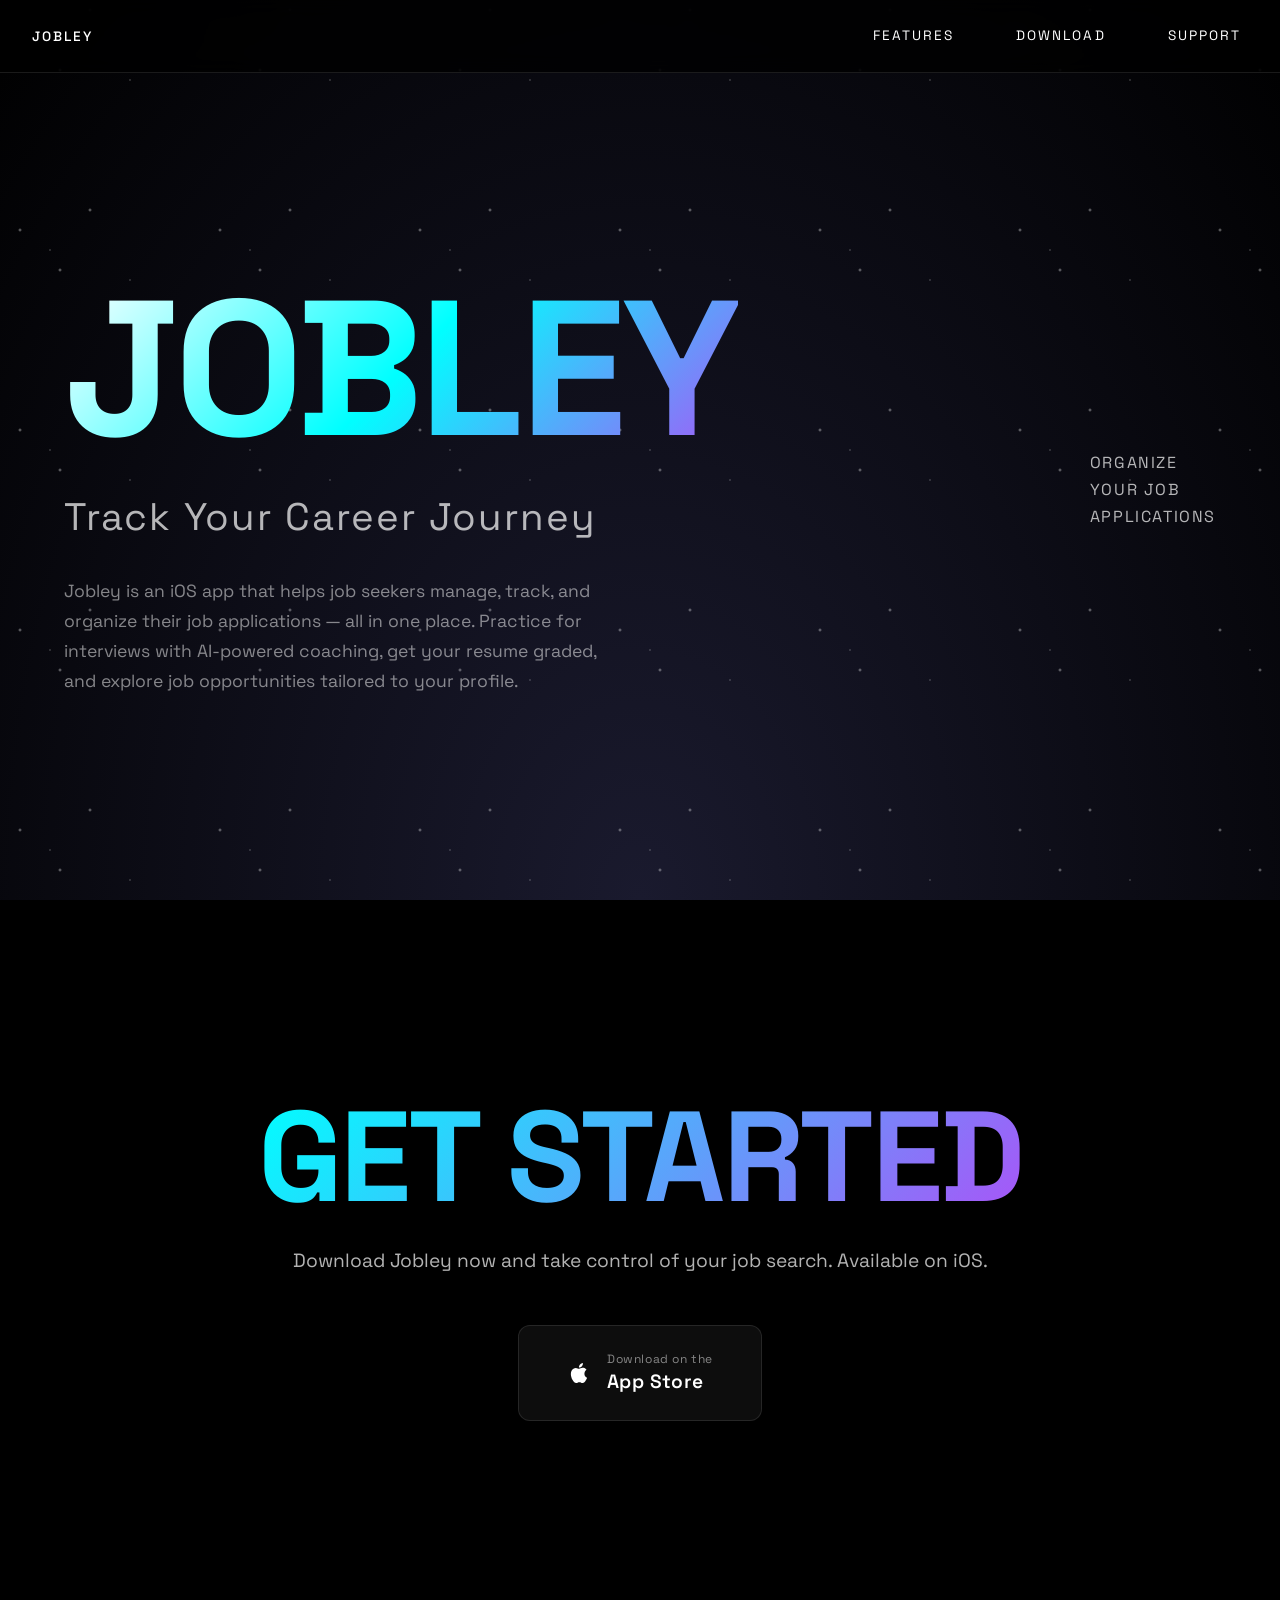
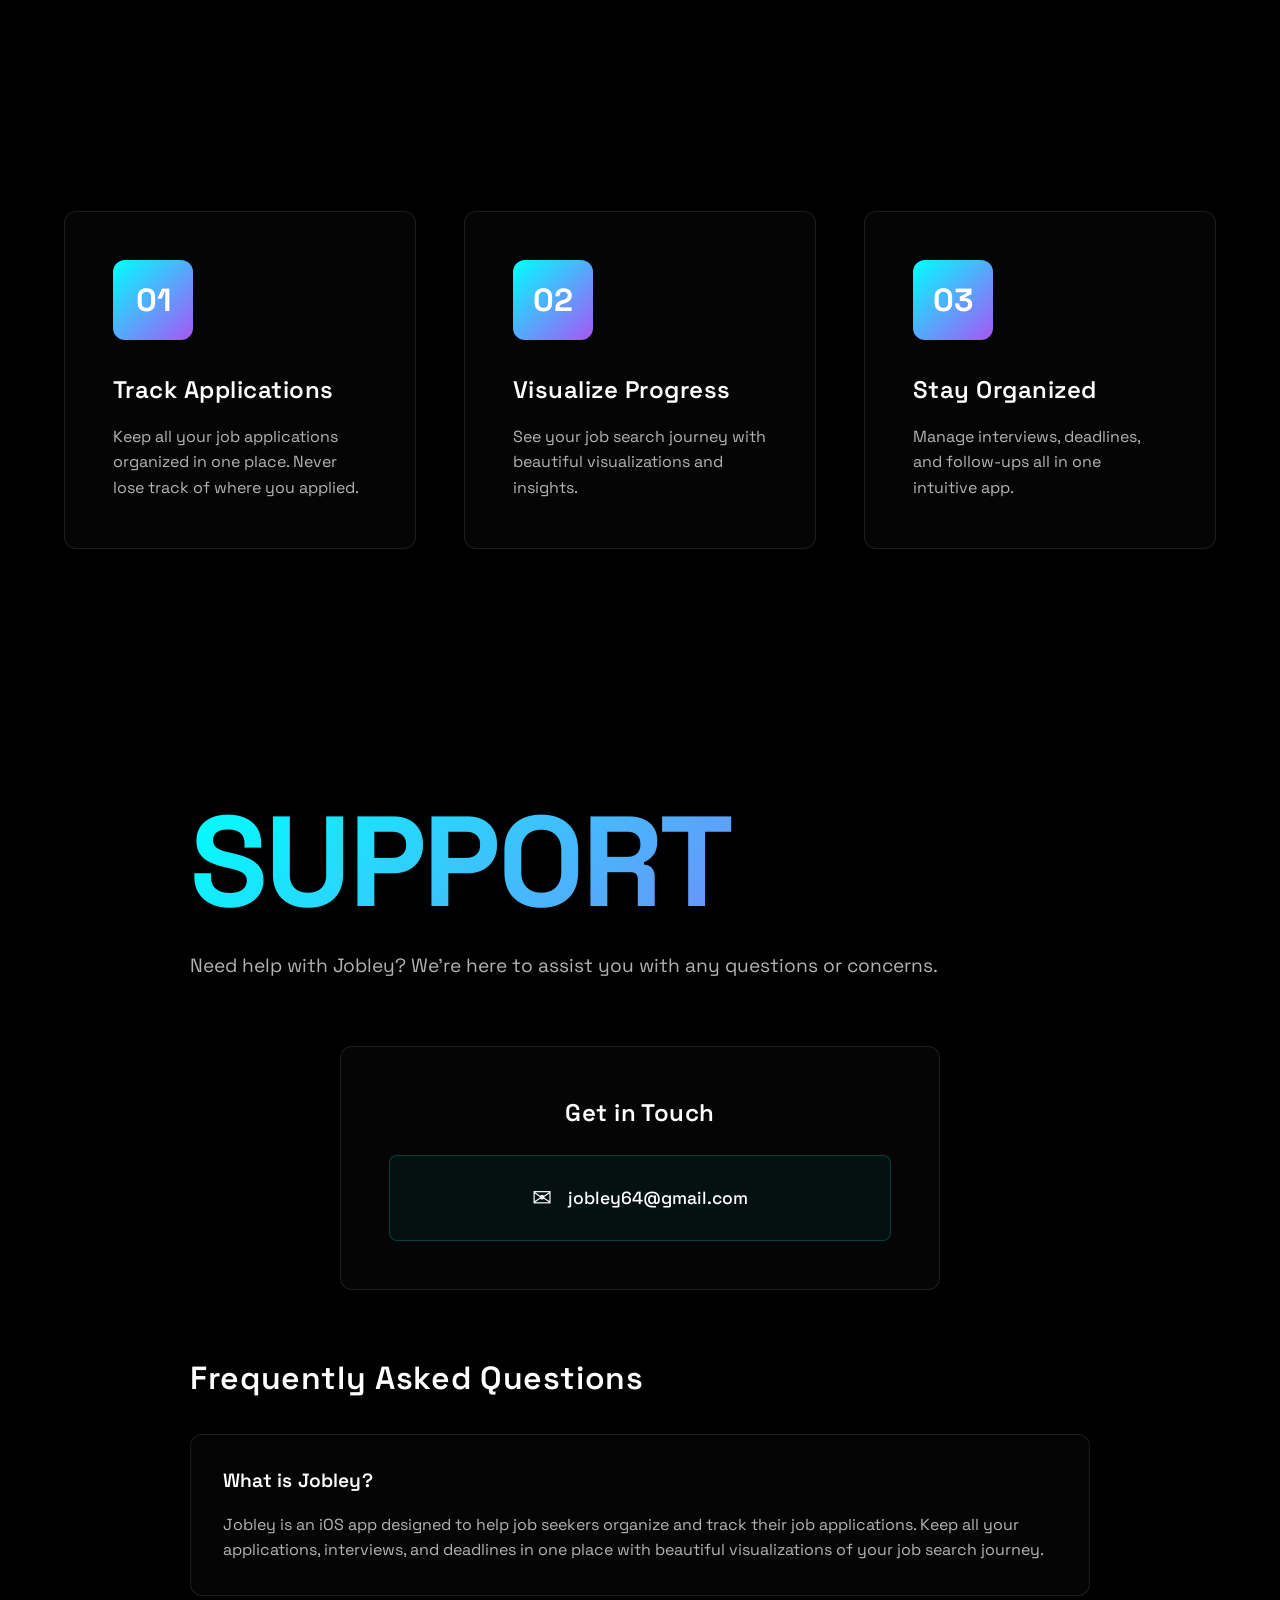
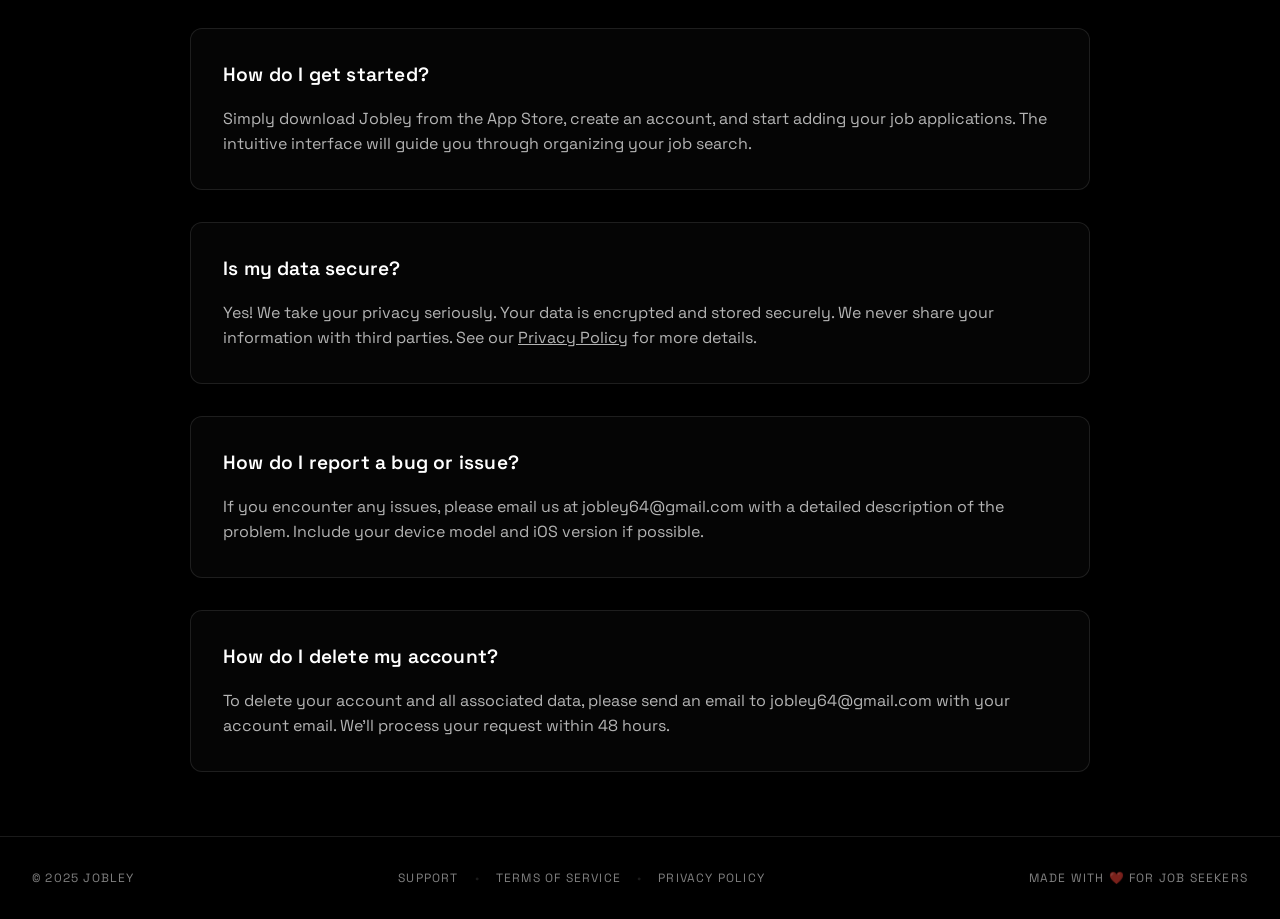
<file: index.html>
<!DOCTYPE html>
<html lang="en">

<head>
    <meta charset="UTF-8">
    <meta name="viewport" content="width=device-width, initial-scale=1.0">
    <meta name="description" content="Jobley - Your Job Application Tracker">
    <title>Jobley - Track Your Career Journey</title>
    <link rel="privacy-policy" href="https://jobley.ca/privacy.html">
    <link rel="stylesheet" href="styles.css">
    <link rel="preconnect" href="https://fonts.googleapis.com">
    <link rel="preconnect" href="https://fonts.gstatic.com" crossorigin>
    <link href="https://fonts.googleapis.com/css2?family=Space+Grotesk:wght@400;500;600;700&display=swap"
        rel="stylesheet">
</head>

<body>
    <!-- Shooting Stars Background -->
    <div class="stars-background">
        <div class="shooting-star"></div>
        <div class="shooting-star"></div>
        <div class="shooting-star"></div>
        <div class="shooting-star"></div>
        <div class="shooting-star"></div>
        <div class="shooting-star"></div>
        <div class="shooting-star"></div>
        <div class="shooting-star"></div>
    </div>

    <header class="header">
        <div class="header-left">
            <a href="#home" class="logo">JOBLEY</a>
        </div>
        <nav class="header-right">
            <a href="#features" class="nav-link">
                <span class="bracket left">[</span>
                <span class="nav-text">FEATURES</span>
                <span class="bracket right">]</span>
            </a>
            <a href="#download" class="nav-link">
                <span class="bracket left">[</span>
                <span class="nav-text">DOWNLOAD</span>
                <span class="bracket right">]</span>
            </a>
            <a href="#support" class="nav-link">
                <span class="bracket left">[</span>
                <span class="nav-text">SUPPORT</span>
                <span class="bracket right">]</span>
            </a>
        </nav>
    </header>

    <main class="main-content">
        <section class="hero" id="home">
            <div class="hero-left">
                <h1 class="hero-name">
                    <span class="name-line" id="hero-title">JOBLEY</span>
                </h1>
                <p class="hero-tagline">Track Your Career Journey</p>
                <p class="hero-description">Jobley is an iOS app that helps job seekers manage, track, and organize
                    their job applications — all in one place. Practice for interviews with AI-powered coaching, get
                    your resume graded, and explore job opportunities tailored to your profile.</p>
            </div>
            <div class="hero-right">
                <div class="hero-info">
                    <div class="info-block">
                        <span class="label">ORGANIZE</span>
                        <span class="label">YOUR JOB</span>
                        <span class="label">APPLICATIONS</span>
                    </div>
                </div>
            </div>
        </section>

        <section class="download-section" id="download">
            <div class="download-container">
                <h2 class="download-heading">GET STARTED</h2>
                <p class="download-description">
                    Download Jobley now and take control of your job search. Available on iOS.
                </p>
                <div class="download-buttons">
                    <a href="https://apps.apple.com/app/jobley/id6757664853" target="_blank" rel="noopener noreferrer"
                        class="download-btn app-store">
                        <span class="btn-icon">
                            <svg width="24" height="24" viewBox="0 0 24 24" fill="none"
                                xmlns="http://www.w3.org/2000/svg">
                                <path
                                    d="M18.71 19.5C17.88 20.74 17 21.95 15.66 21.97C14.32 22 13.89 21.18 12.37 21.18C10.84 21.18 10.37 21.95 9.09997 22C7.78997 22.05 6.79997 20.68 5.95997 19.47C4.24997 17 2.93997 12.45 4.69997 9.39C5.56997 7.87 7.12997 6.91 8.81997 6.88C10.1 6.86 11.32 7.75 12.11 7.75C12.89 7.75 14.37 6.68 15.92 6.84C16.57 6.87 18.39 7.1 19.56 8.82C19.47 8.88 17.39 10.1 17.41 12.63C17.44 15.65 20.06 16.66 20.09 16.67C20.06 16.74 19.67 18.11 18.71 19.5ZM13 3.5C13.73 2.67 14.94 2.04 15.94 2C16.07 3.17 15.6 4.35 14.9 5.19C14.21 6.04 13.07 6.7 11.95 6.61C11.8 5.46 12.36 4.26 13 3.5Z"
                                    fill="currentColor" />
                            </svg>
                        </span>
                        <div class="btn-text">
                            <span class="btn-label">Download on the</span>
                            <span class="btn-title">App Store</span>
                        </div>
                    </a>
                </div>
            </div>
        </section>

        <section class="features-section" id="features">
            <div class="features-container">
                <div class="feature-card">
                    <div class="feature-icon">
                        <div class="icon-placeholder">01</div>
                    </div>
                    <h3 class="feature-title">Track Applications</h3>
                    <p class="feature-description">Keep all your job applications organized in one place. Never lose
                        track of where you applied.</p>
                </div>
                <div class="feature-card">
                    <div class="feature-icon">
                        <div class="icon-placeholder">02</div>
                    </div>
                    <h3 class="feature-title">Visualize Progress</h3>
                    <p class="feature-description">See your job search journey with beautiful visualizations and
                        insights.</p>
                </div>
                <div class="feature-card">
                    <div class="feature-icon">
                        <div class="icon-placeholder">03</div>
                    </div>
                    <h3 class="feature-title">Stay Organized</h3>
                    <p class="feature-description">Manage interviews, deadlines, and follow-ups all in one intuitive
                        app.</p>
                </div>
            </div>
        </section>

        <section class="support-section" id="support">
            <div class="support-container">
                <h2 class="support-heading">SUPPORT</h2>
                <p class="support-description">
                    Need help with Jobley? We're here to assist you with any questions or concerns.
                </p>

                <div class="contact-info">
                    <h3 class="contact-heading">Get in Touch</h3>
                    <a href="mailto:jobley64@gmail.com" class="contact-email">
                        <span class="email-icon">✉</span>
                        <span class="email-text">jobley64@gmail.com</span>
                    </a>
                </div>

                <div class="faq-section">
                    <h3 class="faq-heading">Frequently Asked Questions</h3>
                    <div class="faq-list">
                        <div class="faq-item">
                            <h4 class="faq-question">What is Jobley?</h4>
                            <p class="faq-answer">Jobley is an iOS app designed to help job seekers organize and track
                                their job applications. Keep all your applications, interviews, and deadlines in one
                                place with beautiful visualizations of your job search journey.</p>
                        </div>
                        <div class="faq-item">
                            <h4 class="faq-question">How do I get started?</h4>
                            <p class="faq-answer">Simply download Jobley from the App Store, create an account, and
                                start adding your job applications. The intuitive interface will guide you through
                                organizing your job search.</p>
                        </div>
                        <div class="faq-item">
                            <h4 class="faq-question">Is my data secure?</h4>
                            <p class="faq-answer">Yes! We take your privacy seriously. Your data is encrypted and stored
                                securely. We never share your information with third parties. See our <a
                                    href="privacy.html" style="color: inherit; text-decoration: underline;">Privacy
                                    Policy</a> for
                                more details.</p>
                        </div>
                        <div class="faq-item">
                            <h4 class="faq-question">How do I report a bug or issue?</h4>
                            <p class="faq-answer">If you encounter any issues, please email us at jobley64@gmail.com
                                with
                                a detailed description of the problem. Include your device model and iOS version if
                                possible.</p>
                        </div>
                        <div class="faq-item">
                            <h4 class="faq-question">How do I delete my account?</h4>
                            <p class="faq-answer">To delete your account and all associated data, please send an email
                                to jobley64@gmail.com with your account email. We'll process your request within 48
                                hours.</p>
                        </div>
                    </div>
                </div>
            </div>
        </section>
    </main>

    <footer class="footer">
        <div class="footer-left">
            <span>© 2025 JOBLEY</span>
        </div>
        <div class="footer-center">
            <a href="#support" class="footer-link">SUPPORT</a>
            <span class="footer-separator">•</span>
            <a href="terms.html" class="footer-link">TERMS OF SERVICE</a>
            <span class="footer-separator">•</span>
            <a href="privacy.html" class="footer-link">PRIVACY POLICY</a>
        </div>
        <div class="footer-right">
            <span>MADE WITH ❤️ FOR JOB SEEKERS</span>
        </div>
    </footer>

    <script src="script.js"></script>
</body>

</html>
</file>
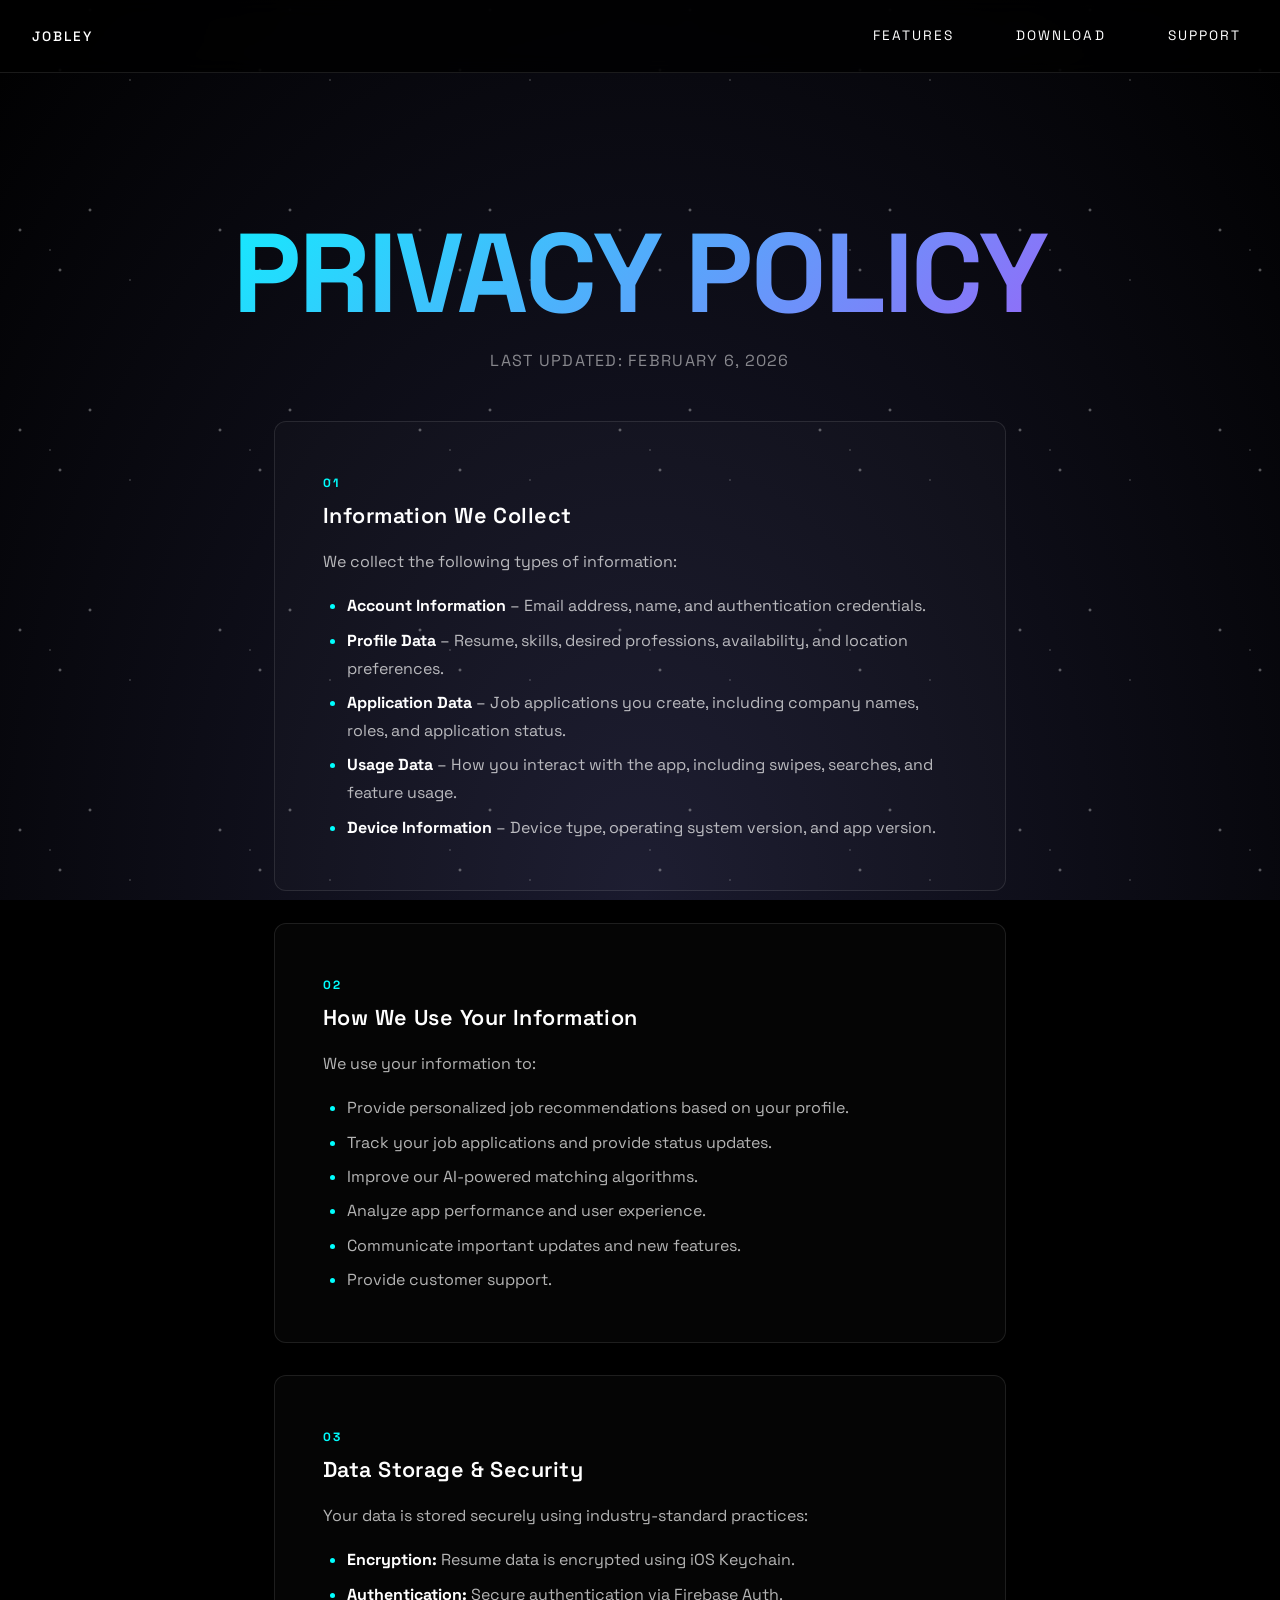
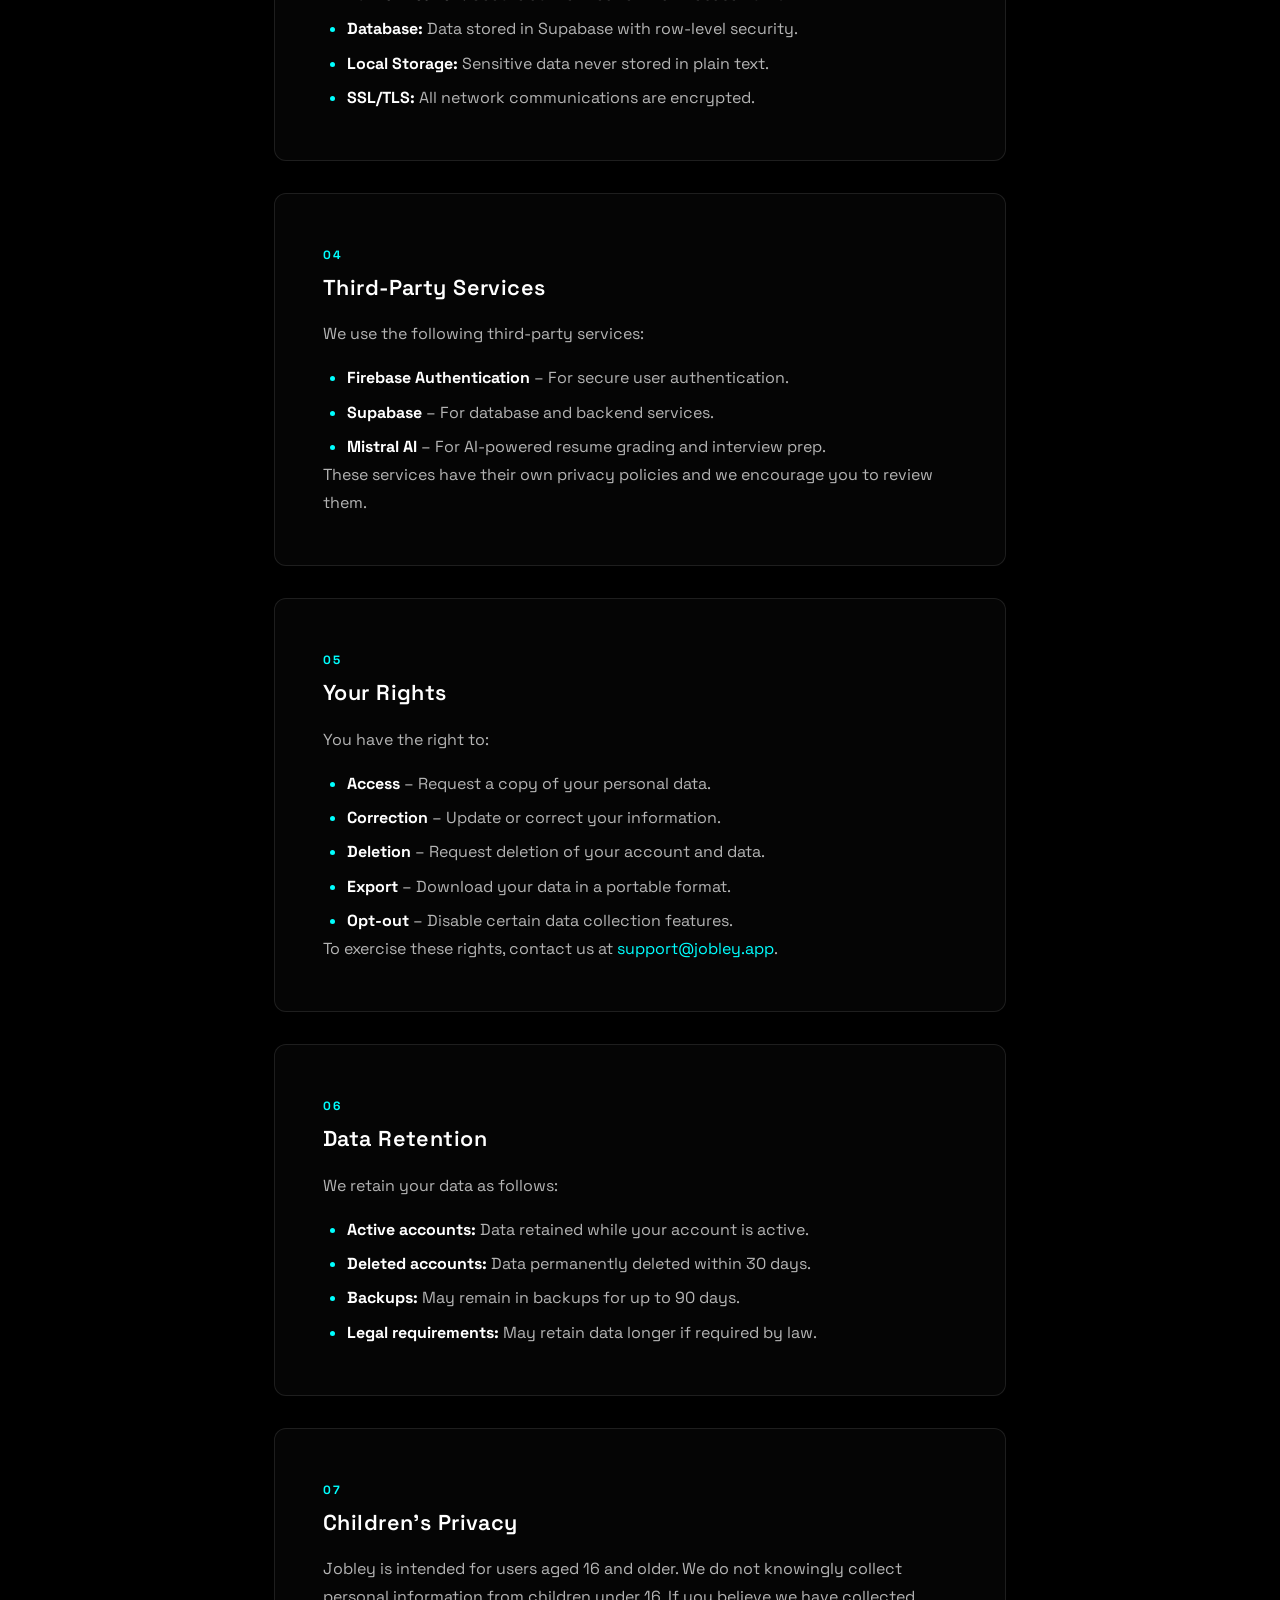
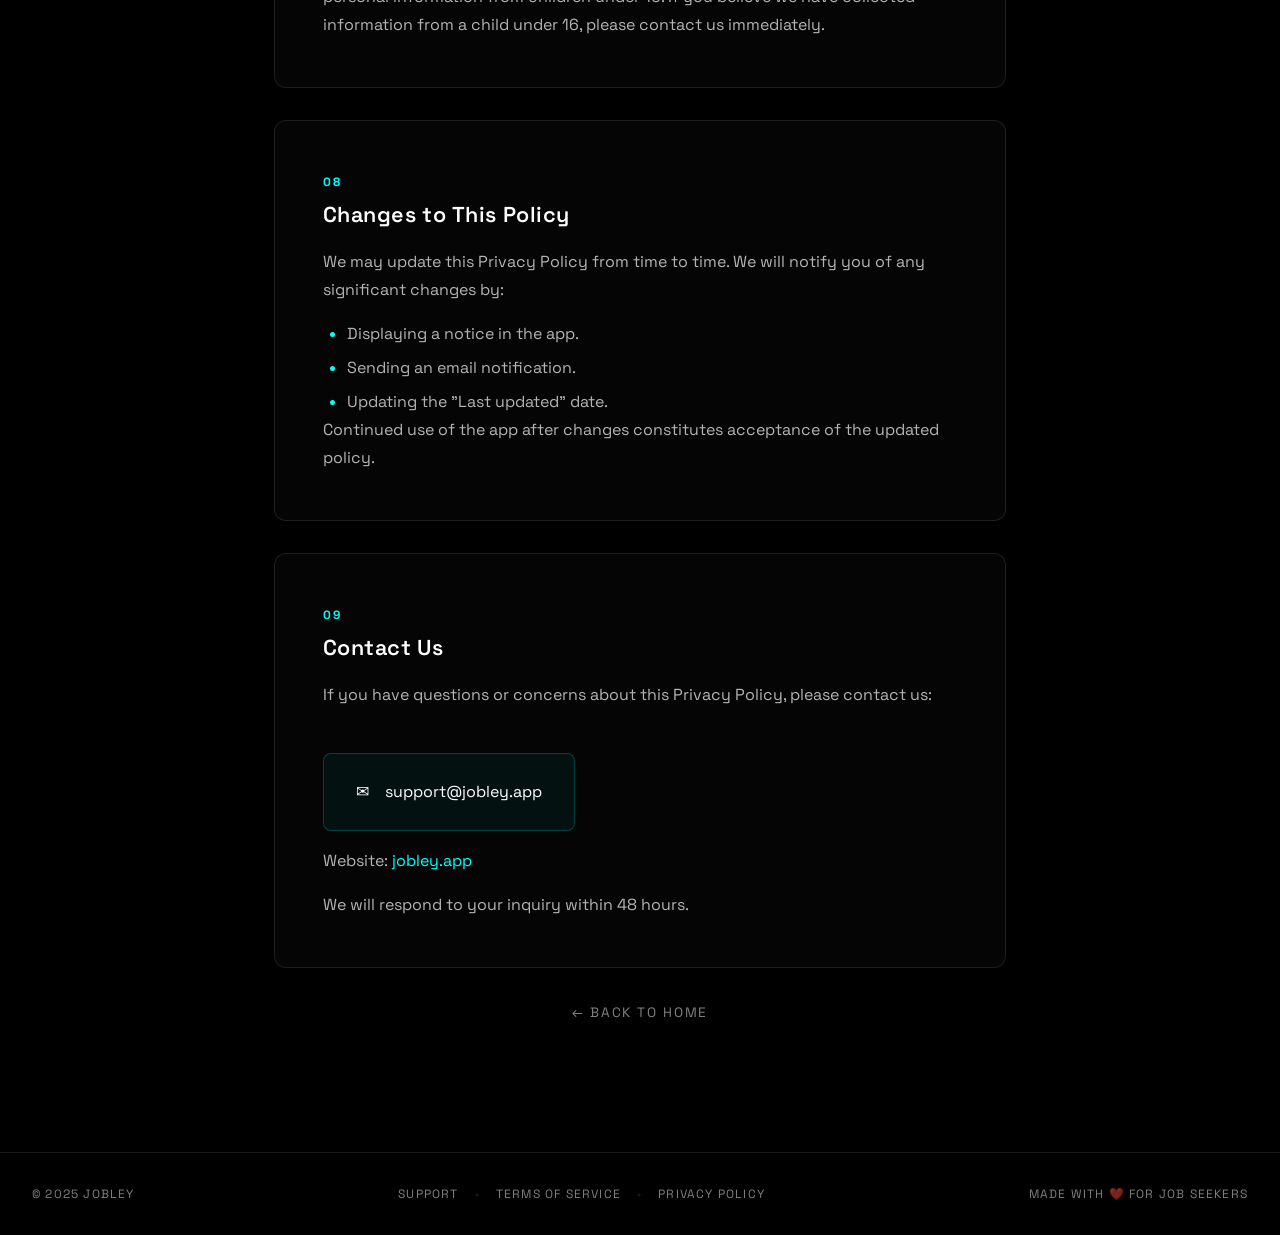
<file: privacy.html>
<!DOCTYPE html>
<html lang="en">

<head>
    <meta charset="UTF-8">
    <meta name="viewport" content="width=device-width, initial-scale=1.0">
    <meta name="description" content="Jobley Privacy Policy">
    <title>Privacy Policy – Jobley</title>
    <link rel="stylesheet" href="styles.css">
    <link rel="preconnect" href="https://fonts.googleapis.com">
    <link rel="preconnect" href="https://fonts.gstatic.com" crossorigin>
    <link href="https://fonts.googleapis.com/css2?family=Space+Grotesk:wght@400;500;600;700&display=swap"
        rel="stylesheet">
    <style>
        /* ========================================
           Privacy Page – Scoped Styles (mirrors terms.html)
        ======================================== */
        .terms-hero {
            padding: calc(80px + var(--spacing-2xl)) var(--spacing-2xl) var(--spacing-xl);
            text-align: center;
        }

        .terms-hero-heading {
            font-size: clamp(3rem, 10vw, 7rem);
            font-weight: 700;
            line-height: 0.9;
            letter-spacing: -0.02em;
            background: linear-gradient(135deg, var(--accent-cyan) 0%, var(--accent-purple) 100%);
            -webkit-background-clip: text;
            -webkit-text-fill-color: transparent;
            background-clip: text;
            margin-bottom: var(--spacing-md);
        }

        .terms-hero-sub {
            font-size: 1rem;
            color: var(--text-muted);
            letter-spacing: 0.08em;
        }

        .terms-content {
            max-width: 860px;
            margin: 0 auto;
            padding: 0 var(--spacing-2xl) var(--spacing-2xl);
            position: relative;
            z-index: 1;
        }

        .terms-section {
            padding: var(--spacing-xl);
            background: rgba(255, 255, 255, 0.02);
            border: 1px solid var(--border-color);
            border-radius: 12px;
            margin-bottom: var(--spacing-lg);
            transition: border-color var(--transition-base), background var(--transition-base);
        }

        .terms-section:hover {
            background: rgba(255, 255, 255, 0.04);
            border-color: rgba(0, 255, 255, 0.25);
        }

        .terms-section-number {
            display: inline-block;
            font-size: 0.75rem;
            font-weight: 700;
            letter-spacing: 0.15em;
            color: var(--accent-cyan);
            margin-bottom: var(--spacing-xs);
        }

        .terms-section-title {
            font-size: 1.35rem;
            font-weight: 600;
            letter-spacing: 0.02em;
            margin-bottom: var(--spacing-sm);
            color: var(--text-primary);
        }

        .terms-section-body {
            color: var(--text-secondary);
            line-height: 1.75;
            font-size: 1rem;
        }

        .terms-section-body p+p {
            margin-top: var(--spacing-sm);
        }

        .terms-section-body ul {
            margin-top: var(--spacing-sm);
            padding-left: 1.5rem;
            display: flex;
            flex-direction: column;
            gap: 0.4rem;
        }

        .terms-section-body li::marker {
            color: var(--accent-cyan);
        }

        .terms-contact {
            display: inline-flex;
            align-items: center;
            gap: var(--spacing-sm);
            padding: var(--spacing-md) var(--spacing-lg);
            background: rgba(0, 255, 255, 0.05);
            border: 1px solid rgba(0, 255, 255, 0.2);
            border-radius: 8px;
            margin-top: var(--spacing-sm);
            color: var(--text-primary);
            font-size: 1rem;
            transition: all var(--transition-base);
        }

        .terms-contact:hover {
            background: rgba(0, 255, 255, 0.1);
            border-color: var(--accent-cyan);
            transform: translateY(-2px);
            box-shadow: 0 10px 30px rgba(0, 255, 255, 0.2);
        }

        .back-link-wrapper {
            text-align: center;
            margin-bottom: var(--spacing-2xl);
        }

        .back-link {
            display: inline-flex;
            align-items: center;
            gap: 0.5rem;
            font-size: 0.85rem;
            letter-spacing: 0.12em;
            color: var(--text-muted);
            transition: color var(--transition-base);
        }

        .back-link:hover {
            color: var(--accent-cyan);
        }

        @media (max-width: 768px) {
            .terms-hero {
                padding: calc(80px + var(--spacing-xl)) var(--spacing-md) var(--spacing-lg);
            }

            .terms-content {
                padding: 0 var(--spacing-md) var(--spacing-2xl);
            }

            .terms-section {
                padding: var(--spacing-md);
            }

            .terms-hero-heading {
                font-size: clamp(2.5rem, 10vw, 4rem);
            }
        }
    </style>
</head>

<body>
    <!-- Shooting Stars Background -->
    <div class="stars-background">
        <div class="shooting-star"></div>
        <div class="shooting-star"></div>
        <div class="shooting-star"></div>
        <div class="shooting-star"></div>
        <div class="shooting-star"></div>
        <div class="shooting-star"></div>
        <div class="shooting-star"></div>
        <div class="shooting-star"></div>
    </div>

    <header class="header">
        <div class="header-left">
            <a href="index.html" class="logo">JOBLEY</a>
        </div>
        <nav class="header-right">
            <a href="index.html#features" class="nav-link">
                <span class="bracket left">[</span>
                <span class="nav-text">FEATURES</span>
                <span class="bracket right">]</span>
            </a>
            <a href="index.html#download" class="nav-link">
                <span class="bracket left">[</span>
                <span class="nav-text">DOWNLOAD</span>
                <span class="bracket right">]</span>
            </a>
            <a href="index.html#support" class="nav-link">
                <span class="bracket left">[</span>
                <span class="nav-text">SUPPORT</span>
                <span class="bracket right">]</span>
            </a>
        </nav>
    </header>

    <main class="main-content">
        <!-- Hero -->
        <div class="terms-hero">
            <h1 class="terms-hero-heading">PRIVACY POLICY</h1>
            <p class="terms-hero-sub">LAST UPDATED: FEBRUARY 6, 2026</p>
        </div>

        <!-- Content -->
        <div class="terms-content">

            <div class="terms-section">
                <span class="terms-section-number">01</span>
                <h2 class="terms-section-title">Information We Collect</h2>
                <div class="terms-section-body">
                    <p>We collect the following types of information:</p>
                    <ul>
                        <li><strong style="color: var(--text-primary);">Account Information</strong> – Email address,
                            name, and authentication credentials.</li>
                        <li><strong style="color: var(--text-primary);">Profile Data</strong> – Resume, skills, desired
                            professions, availability, and location preferences.</li>
                        <li><strong style="color: var(--text-primary);">Application Data</strong> – Job applications you
                            create, including company names, roles, and application status.</li>
                        <li><strong style="color: var(--text-primary);">Usage Data</strong> – How you interact with the
                            app, including swipes, searches, and feature usage.</li>
                        <li><strong style="color: var(--text-primary);">Device Information</strong> – Device type,
                            operating system version, and app version.</li>
                    </ul>
                </div>
            </div>

            <div class="terms-section">
                <span class="terms-section-number">02</span>
                <h2 class="terms-section-title">How We Use Your Information</h2>
                <div class="terms-section-body">
                    <p>We use your information to:</p>
                    <ul>
                        <li>Provide personalized job recommendations based on your profile.</li>
                        <li>Track your job applications and provide status updates.</li>
                        <li>Improve our AI-powered matching algorithms.</li>
                        <li>Analyze app performance and user experience.</li>
                        <li>Communicate important updates and new features.</li>
                        <li>Provide customer support.</li>
                    </ul>
                </div>
            </div>

            <div class="terms-section">
                <span class="terms-section-number">03</span>
                <h2 class="terms-section-title">Data Storage &amp; Security</h2>
                <div class="terms-section-body">
                    <p>Your data is stored securely using industry-standard practices:</p>
                    <ul>
                        <li><strong style="color: var(--text-primary);">Encryption:</strong> Resume data is encrypted
                            using iOS Keychain.</li>
                        <li><strong style="color: var(--text-primary);">Authentication:</strong> Secure authentication
                            via Firebase Auth.</li>
                        <li><strong style="color: var(--text-primary);">Database:</strong> Data stored in Supabase with
                            row-level security.</li>
                        <li><strong style="color: var(--text-primary);">Local Storage:</strong> Sensitive data never
                            stored in plain text.</li>
                        <li><strong style="color: var(--text-primary);">SSL/TLS:</strong> All network communications are
                            encrypted.</li>
                    </ul>
                </div>
            </div>

            <div class="terms-section">
                <span class="terms-section-number">04</span>
                <h2 class="terms-section-title">Third-Party Services</h2>
                <div class="terms-section-body">
                    <p>We use the following third-party services:</p>
                    <ul>
                        <li><strong style="color: var(--text-primary);">Firebase Authentication</strong> – For secure
                            user authentication.</li>
                        <li><strong style="color: var(--text-primary);">Supabase</strong> – For database and backend
                            services.</li>
                        <li><strong style="color: var(--text-primary);">Mistral AI</strong> – For AI-powered resume
                            grading and interview prep.</li>
                    </ul>
                    <p>These services have their own privacy policies and we encourage you to review them.</p>
                </div>
            </div>

            <div class="terms-section">
                <span class="terms-section-number">05</span>
                <h2 class="terms-section-title">Your Rights</h2>
                <div class="terms-section-body">
                    <p>You have the right to:</p>
                    <ul>
                        <li><strong style="color: var(--text-primary);">Access</strong> – Request a copy of your
                            personal data.</li>
                        <li><strong style="color: var(--text-primary);">Correction</strong> – Update or correct your
                            information.</li>
                        <li><strong style="color: var(--text-primary);">Deletion</strong> – Request deletion of your
                            account and data.</li>
                        <li><strong style="color: var(--text-primary);">Export</strong> – Download your data in a
                            portable format.</li>
                        <li><strong style="color: var(--text-primary);">Opt-out</strong> – Disable certain data
                            collection features.</li>
                    </ul>
                    <p>To exercise these rights, contact us at <a href="mailto:support@jobley.app"
                            style="color: var(--accent-cyan);">support@jobley.app</a>.</p>
                </div>
            </div>

            <div class="terms-section">
                <span class="terms-section-number">06</span>
                <h2 class="terms-section-title">Data Retention</h2>
                <div class="terms-section-body">
                    <p>We retain your data as follows:</p>
                    <ul>
                        <li><strong style="color: var(--text-primary);">Active accounts:</strong> Data retained while
                            your account is active.</li>
                        <li><strong style="color: var(--text-primary);">Deleted accounts:</strong> Data permanently
                            deleted within 30 days.</li>
                        <li><strong style="color: var(--text-primary);">Backups:</strong> May remain in backups for up
                            to 90 days.</li>
                        <li><strong style="color: var(--text-primary);">Legal requirements:</strong> May retain data
                            longer if required by law.</li>
                    </ul>
                </div>
            </div>

            <div class="terms-section">
                <span class="terms-section-number">07</span>
                <h2 class="terms-section-title">Children's Privacy</h2>
                <div class="terms-section-body">
                    <p>Jobley is intended for users aged 16 and older. We do not knowingly collect personal information
                        from children under 16. If you believe we have collected information from a child under 16,
                        please contact us immediately.</p>
                </div>
            </div>

            <div class="terms-section">
                <span class="terms-section-number">08</span>
                <h2 class="terms-section-title">Changes to This Policy</h2>
                <div class="terms-section-body">
                    <p>We may update this Privacy Policy from time to time. We will notify you of any significant
                        changes by:</p>
                    <ul>
                        <li>Displaying a notice in the app.</li>
                        <li>Sending an email notification.</li>
                        <li>Updating the "Last updated" date.</li>
                    </ul>
                    <p>Continued use of the app after changes constitutes acceptance of the updated policy.</p>
                </div>
            </div>

            <div class="terms-section">
                <span class="terms-section-number">09</span>
                <h2 class="terms-section-title">Contact Us</h2>
                <div class="terms-section-body">
                    <p>If you have questions or concerns about this Privacy Policy, please contact us:</p>
                    <br>
                    <a href="mailto:support@jobley.app" class="terms-contact">
                        <span>✉</span>
                        <span>support@jobley.app</span>
                    </a>
                    <p style="margin-top: var(--spacing-sm);">Website: <a href="https://jobley.app"
                            style="color: var(--accent-cyan);">jobley.app</a></p>
                    <p>We will respond to your inquiry within 48 hours.</p>
                </div>
            </div>

            <div class="back-link-wrapper">
                <a href="index.html" class="back-link">← BACK TO HOME</a>
            </div>

        </div>
    </main>

    <footer class="footer">
        <div class="footer-left">
            <span>© 2025 JOBLEY</span>
        </div>
        <div class="footer-center">
            <a href="index.html#support" class="footer-link">SUPPORT</a>
            <span class="footer-separator">•</span>
            <a href="terms.html" class="footer-link">TERMS OF SERVICE</a>
            <span class="footer-separator">•</span>
            <a href="privacy.html" class="footer-link">PRIVACY POLICY</a>
        </div>
        <div class="footer-right">
            <span>MADE WITH ❤️ FOR JOB SEEKERS</span>
        </div>
    </footer>

    <script src="script.js"></script>
</body>

</html>
</file>
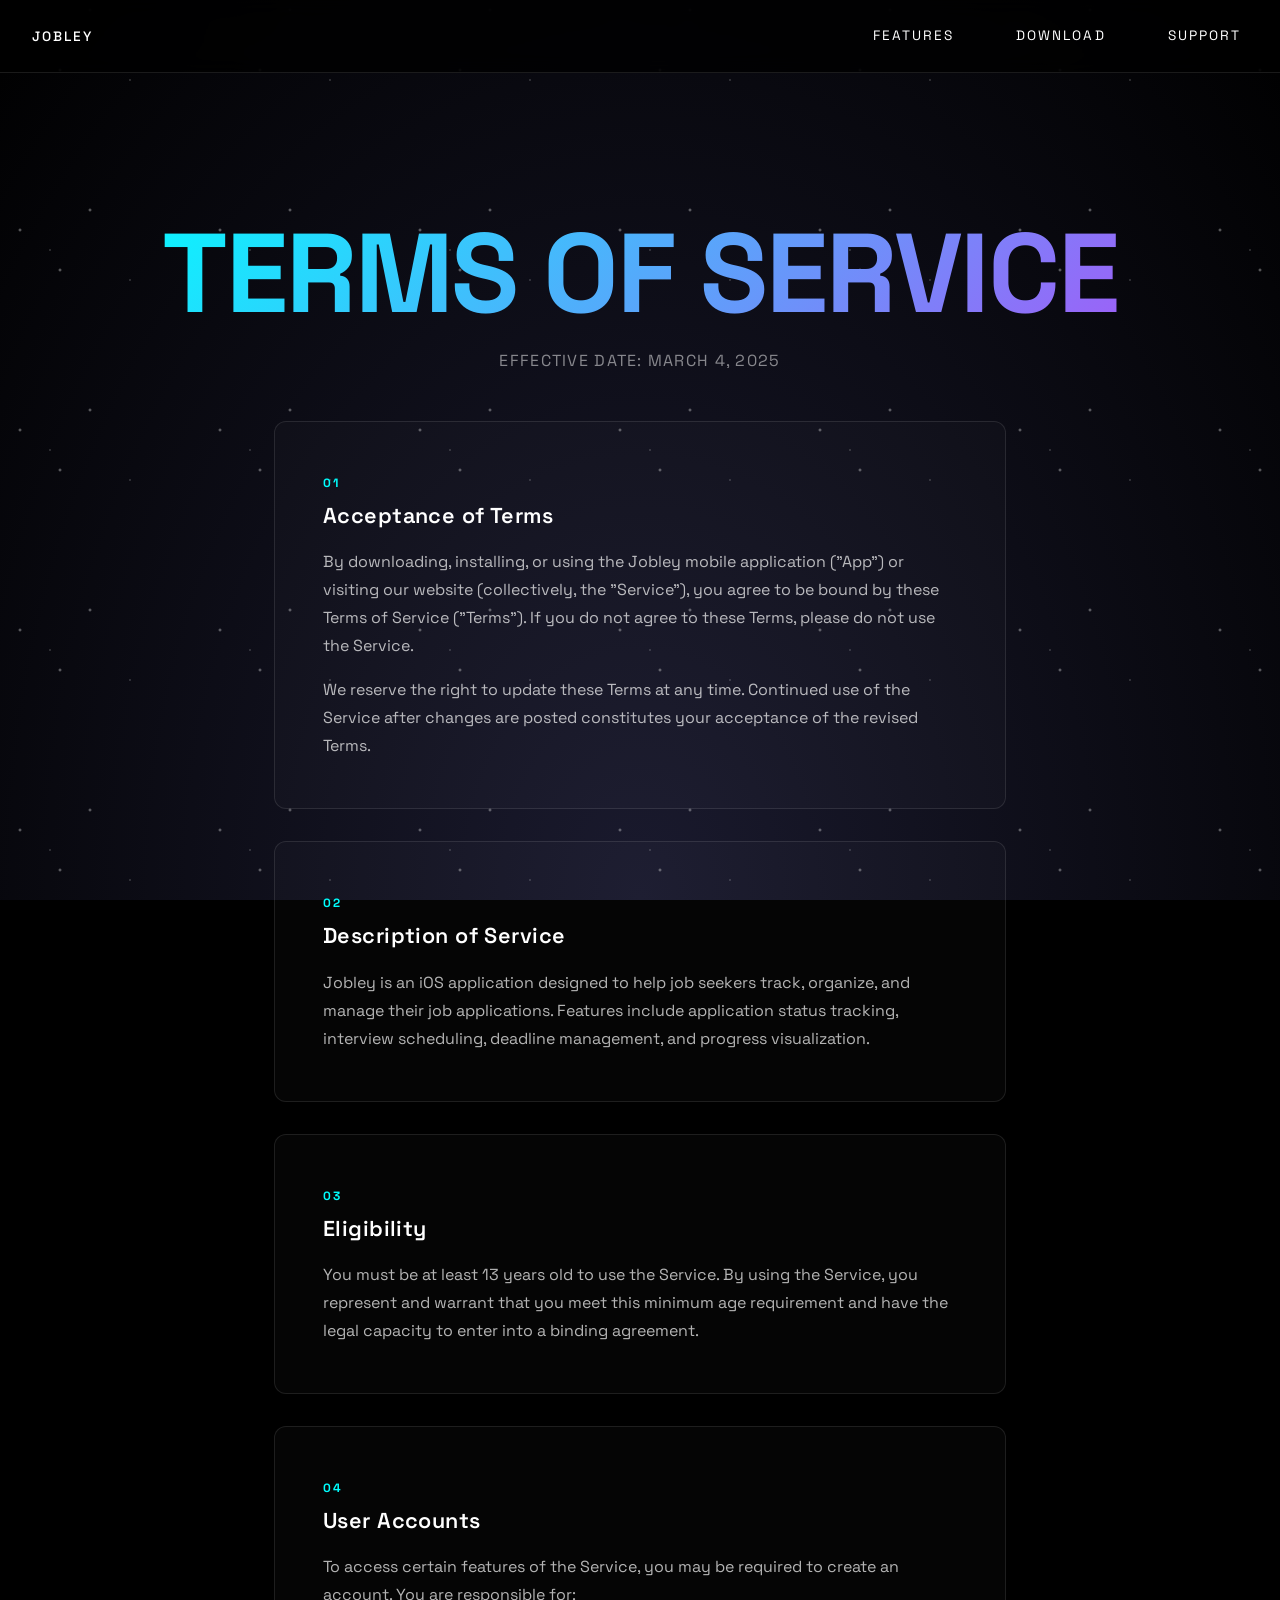
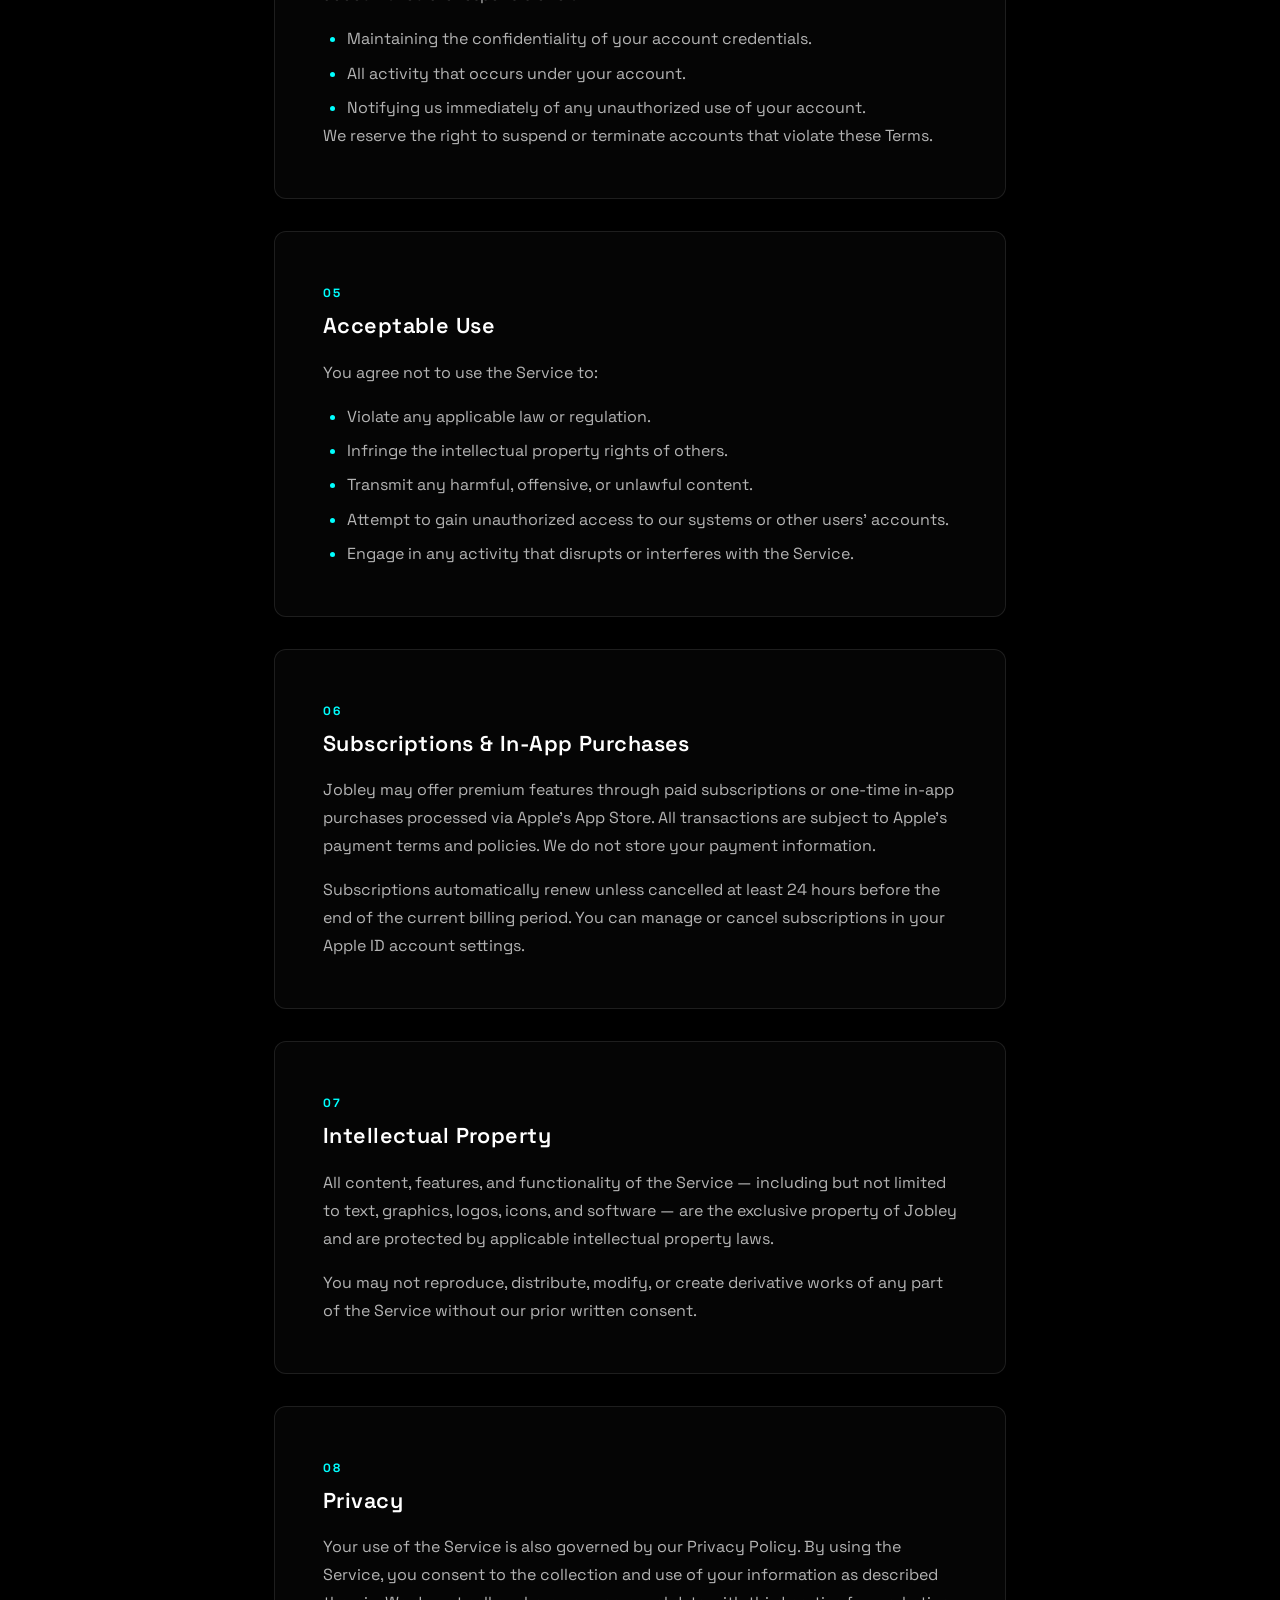
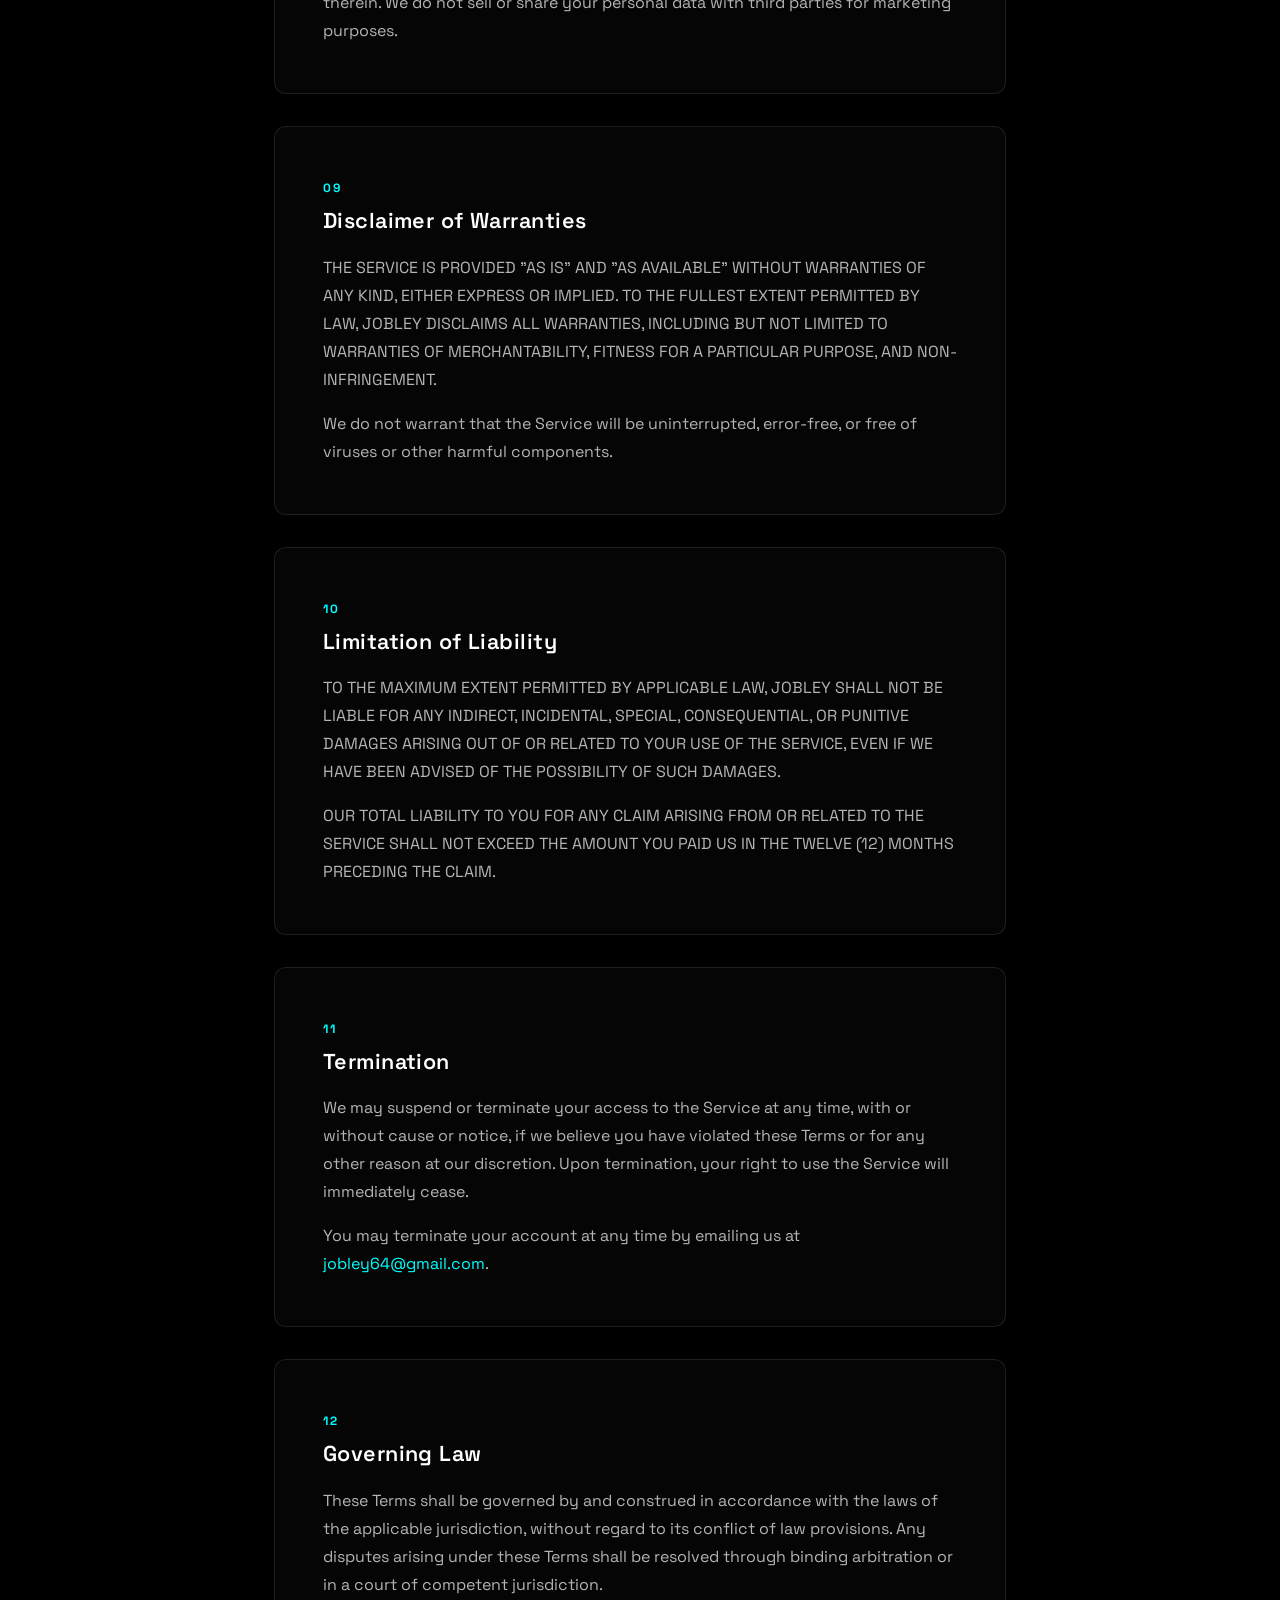
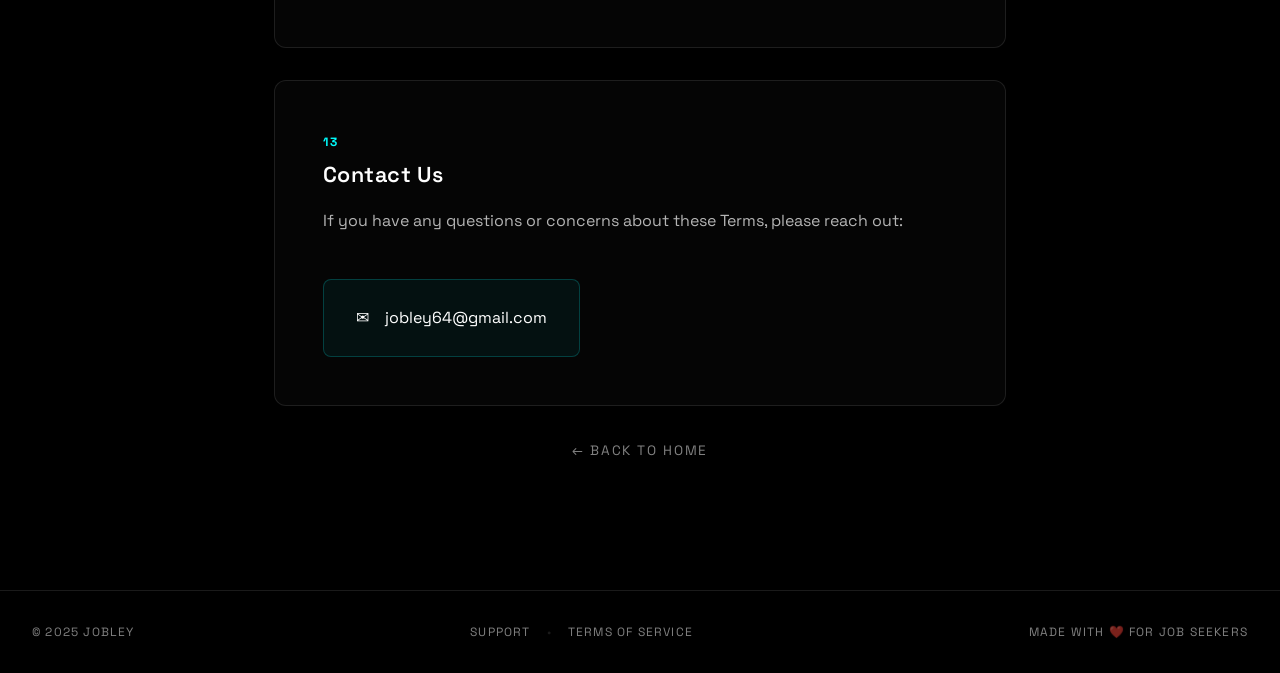
<file: terms.html>
<!DOCTYPE html>
<html lang="en">

<head>
    <meta charset="UTF-8">
    <meta name="viewport" content="width=device-width, initial-scale=1.0">
    <meta name="description" content="Jobley Terms of Service">
    <title>Terms of Service – Jobley</title>
    <link rel="stylesheet" href="styles.css">
    <link rel="preconnect" href="https://fonts.googleapis.com">
    <link rel="preconnect" href="https://fonts.gstatic.com" crossorigin>
    <link href="https://fonts.googleapis.com/css2?family=Space+Grotesk:wght@400;500;600;700&display=swap"
        rel="stylesheet">
    <style>
        /* ========================================
           Terms Page – Scoped Styles
        ======================================== */
        .terms-hero {
            padding: calc(80px + var(--spacing-2xl)) var(--spacing-2xl) var(--spacing-xl);
            text-align: center;
        }

        .terms-hero-heading {
            font-size: clamp(3rem, 10vw, 7rem);
            font-weight: 700;
            line-height: 0.9;
            letter-spacing: -0.02em;
            background: linear-gradient(135deg, var(--accent-cyan) 0%, var(--accent-purple) 100%);
            -webkit-background-clip: text;
            -webkit-text-fill-color: transparent;
            background-clip: text;
            margin-bottom: var(--spacing-md);
        }

        .terms-hero-sub {
            font-size: 1rem;
            color: var(--text-muted);
            letter-spacing: 0.08em;
        }

        /* Content wrapper */
        .terms-content {
            max-width: 860px;
            margin: 0 auto;
            padding: 0 var(--spacing-2xl) var(--spacing-2xl);
            position: relative;
            z-index: 1;
        }

        /* Section blocks */
        .terms-section {
            padding: var(--spacing-xl);
            background: rgba(255, 255, 255, 0.02);
            border: 1px solid var(--border-color);
            border-radius: 12px;
            margin-bottom: var(--spacing-lg);
            transition: border-color var(--transition-base), background var(--transition-base);
        }

        .terms-section:hover {
            background: rgba(255, 255, 255, 0.04);
            border-color: rgba(0, 255, 255, 0.25);
        }

        .terms-section-number {
            display: inline-block;
            font-size: 0.75rem;
            font-weight: 700;
            letter-spacing: 0.15em;
            color: var(--accent-cyan);
            margin-bottom: var(--spacing-xs);
        }

        .terms-section-title {
            font-size: 1.35rem;
            font-weight: 600;
            letter-spacing: 0.02em;
            margin-bottom: var(--spacing-sm);
            color: var(--text-primary);
        }

        .terms-section-body {
            color: var(--text-secondary);
            line-height: 1.75;
            font-size: 1rem;
        }

        .terms-section-body p+p {
            margin-top: var(--spacing-sm);
        }

        .terms-section-body ul {
            margin-top: var(--spacing-sm);
            padding-left: 1.5rem;
            display: flex;
            flex-direction: column;
            gap: 0.4rem;
        }

        .terms-section-body li::marker {
            color: var(--accent-cyan);
        }

        /* Contact callout */
        .terms-contact {
            display: flex;
            align-items: center;
            gap: var(--spacing-sm);
            padding: var(--spacing-md) var(--spacing-lg);
            background: rgba(0, 255, 255, 0.05);
            border: 1px solid rgba(0, 255, 255, 0.2);
            border-radius: 8px;
            margin-top: var(--spacing-sm);
            color: var(--text-primary);
            font-size: 1rem;
            transition: all var(--transition-base);
            display: inline-flex;
        }

        .terms-contact:hover {
            background: rgba(0, 255, 255, 0.1);
            border-color: var(--accent-cyan);
            transform: translateY(-2px);
            box-shadow: 0 10px 30px rgba(0, 255, 255, 0.2);
        }

        /* Back link */
        .back-link-wrapper {
            text-align: center;
            margin-bottom: var(--spacing-2xl);
        }

        .back-link {
            display: inline-flex;
            align-items: center;
            gap: 0.5rem;
            font-size: 0.85rem;
            letter-spacing: 0.12em;
            color: var(--text-muted);
            transition: color var(--transition-base);
        }

        .back-link:hover {
            color: var(--accent-cyan);
        }

        /* Responsive */
        @media (max-width: 768px) {
            .terms-hero {
                padding: calc(80px + var(--spacing-xl)) var(--spacing-md) var(--spacing-lg);
            }

            .terms-content {
                padding: 0 var(--spacing-md) var(--spacing-2xl);
            }

            .terms-section {
                padding: var(--spacing-md);
            }

            .terms-hero-heading {
                font-size: clamp(2.5rem, 10vw, 4rem);
            }
        }
    </style>
</head>

<body>
    <!-- Shooting Stars Background -->
    <div class="stars-background">
        <div class="shooting-star"></div>
        <div class="shooting-star"></div>
        <div class="shooting-star"></div>
        <div class="shooting-star"></div>
        <div class="shooting-star"></div>
        <div class="shooting-star"></div>
        <div class="shooting-star"></div>
        <div class="shooting-star"></div>
    </div>

    <header class="header">
        <div class="header-left">
            <a href="index.html" class="logo">JOBLEY</a>
        </div>
        <nav class="header-right">
            <a href="index.html#features" class="nav-link">
                <span class="bracket left">[</span>
                <span class="nav-text">FEATURES</span>
                <span class="bracket right">]</span>
            </a>
            <a href="index.html#download" class="nav-link">
                <span class="bracket left">[</span>
                <span class="nav-text">DOWNLOAD</span>
                <span class="bracket right">]</span>
            </a>
            <a href="index.html#support" class="nav-link">
                <span class="bracket left">[</span>
                <span class="nav-text">SUPPORT</span>
                <span class="bracket right">]</span>
            </a>
        </nav>
    </header>

    <main class="main-content">
        <!-- Hero -->
        <div class="terms-hero">
            <h1 class="terms-hero-heading">TERMS OF SERVICE</h1>
            <p class="terms-hero-sub">EFFECTIVE DATE: MARCH 4, 2025</p>
        </div>

        <!-- Content -->
        <div class="terms-content">

            <div class="terms-section">
                <span class="terms-section-number">01</span>
                <h2 class="terms-section-title">Acceptance of Terms</h2>
                <div class="terms-section-body">
                    <p>By downloading, installing, or using the Jobley mobile application ("App") or visiting our
                        website (collectively, the "Service"), you agree to be bound by these Terms of Service
                        ("Terms"). If you do not agree to these Terms, please do not use the Service.</p>
                    <p>We reserve the right to update these Terms at any time. Continued use of the Service after
                        changes are posted constitutes your acceptance of the revised Terms.</p>
                </div>
            </div>

            <div class="terms-section">
                <span class="terms-section-number">02</span>
                <h2 class="terms-section-title">Description of Service</h2>
                <div class="terms-section-body">
                    <p>Jobley is an iOS application designed to help job seekers track, organize, and manage their job
                        applications. Features include application status tracking, interview scheduling, deadline
                        management, and progress visualization.</p>
                </div>
            </div>

            <div class="terms-section">
                <span class="terms-section-number">03</span>
                <h2 class="terms-section-title">Eligibility</h2>
                <div class="terms-section-body">
                    <p>You must be at least 13 years old to use the Service. By using the Service, you represent and
                        warrant that you meet this minimum age requirement and have the legal capacity to enter into a
                        binding agreement.</p>
                </div>
            </div>

            <div class="terms-section">
                <span class="terms-section-number">04</span>
                <h2 class="terms-section-title">User Accounts</h2>
                <div class="terms-section-body">
                    <p>To access certain features of the Service, you may be required to create an account. You are
                        responsible for:</p>
                    <ul>
                        <li>Maintaining the confidentiality of your account credentials.</li>
                        <li>All activity that occurs under your account.</li>
                        <li>Notifying us immediately of any unauthorized use of your account.</li>
                    </ul>
                    <p>We reserve the right to suspend or terminate accounts that violate these Terms.</p>
                </div>
            </div>

            <div class="terms-section">
                <span class="terms-section-number">05</span>
                <h2 class="terms-section-title">Acceptable Use</h2>
                <div class="terms-section-body">
                    <p>You agree not to use the Service to:</p>
                    <ul>
                        <li>Violate any applicable law or regulation.</li>
                        <li>Infringe the intellectual property rights of others.</li>
                        <li>Transmit any harmful, offensive, or unlawful content.</li>
                        <li>Attempt to gain unauthorized access to our systems or other users' accounts.</li>
                        <li>Engage in any activity that disrupts or interferes with the Service.</li>
                    </ul>
                </div>
            </div>

            <div class="terms-section">
                <span class="terms-section-number">06</span>
                <h2 class="terms-section-title">Subscriptions & In-App Purchases</h2>
                <div class="terms-section-body">
                    <p>Jobley may offer premium features through paid subscriptions or one-time in-app purchases
                        processed via Apple's App Store. All transactions are subject to Apple's payment terms and
                        policies. We do not store your payment information.</p>
                    <p>Subscriptions automatically renew unless cancelled at least 24 hours before the end of the
                        current billing period. You can manage or cancel subscriptions in your Apple ID account
                        settings.</p>
                </div>
            </div>

            <div class="terms-section">
                <span class="terms-section-number">07</span>
                <h2 class="terms-section-title">Intellectual Property</h2>
                <div class="terms-section-body">
                    <p>All content, features, and functionality of the Service — including but not limited to text,
                        graphics, logos, icons, and software — are the exclusive property of Jobley and are protected by
                        applicable intellectual property laws.</p>
                    <p>You may not reproduce, distribute, modify, or create derivative works of any part of the Service
                        without our prior written consent.</p>
                </div>
            </div>

            <div class="terms-section">
                <span class="terms-section-number">08</span>
                <h2 class="terms-section-title">Privacy</h2>
                <div class="terms-section-body">
                    <p>Your use of the Service is also governed by our Privacy Policy. By using the Service, you consent
                        to the collection and use of your information as described therein. We do not sell or share your
                        personal data with third parties for marketing purposes.</p>
                </div>
            </div>

            <div class="terms-section">
                <span class="terms-section-number">09</span>
                <h2 class="terms-section-title">Disclaimer of Warranties</h2>
                <div class="terms-section-body">
                    <p>THE SERVICE IS PROVIDED "AS IS" AND "AS AVAILABLE" WITHOUT WARRANTIES OF ANY KIND, EITHER EXPRESS
                        OR IMPLIED. TO THE FULLEST EXTENT PERMITTED BY LAW, JOBLEY DISCLAIMS ALL WARRANTIES, INCLUDING
                        BUT NOT LIMITED TO WARRANTIES OF MERCHANTABILITY, FITNESS FOR A PARTICULAR PURPOSE, AND
                        NON-INFRINGEMENT.</p>
                    <p>We do not warrant that the Service will be uninterrupted, error-free, or free of viruses or other
                        harmful components.</p>
                </div>
            </div>

            <div class="terms-section">
                <span class="terms-section-number">10</span>
                <h2 class="terms-section-title">Limitation of Liability</h2>
                <div class="terms-section-body">
                    <p>TO THE MAXIMUM EXTENT PERMITTED BY APPLICABLE LAW, JOBLEY SHALL NOT BE LIABLE FOR ANY INDIRECT,
                        INCIDENTAL, SPECIAL, CONSEQUENTIAL, OR PUNITIVE DAMAGES ARISING OUT OF OR RELATED TO YOUR USE OF
                        THE SERVICE, EVEN IF WE HAVE BEEN ADVISED OF THE POSSIBILITY OF SUCH DAMAGES.</p>
                    <p>OUR TOTAL LIABILITY TO YOU FOR ANY CLAIM ARISING FROM OR RELATED TO THE SERVICE SHALL NOT EXCEED
                        THE AMOUNT YOU PAID US IN THE TWELVE (12) MONTHS PRECEDING THE CLAIM.</p>
                </div>
            </div>

            <div class="terms-section">
                <span class="terms-section-number">11</span>
                <h2 class="terms-section-title">Termination</h2>
                <div class="terms-section-body">
                    <p>We may suspend or terminate your access to the Service at any time, with or without cause or
                        notice, if we believe you have violated these Terms or for any other reason at our discretion.
                        Upon termination, your right to use the Service will immediately cease.</p>
                    <p>You may terminate your account at any time by emailing us at <a href="mailto:jobley64@gmail.com"
                            style="color: var(--accent-cyan);">jobley64@gmail.com</a>.</p>
                </div>
            </div>

            <div class="terms-section">
                <span class="terms-section-number">12</span>
                <h2 class="terms-section-title">Governing Law</h2>
                <div class="terms-section-body">
                    <p>These Terms shall be governed by and construed in accordance with the laws of the applicable
                        jurisdiction, without regard to its conflict of law provisions. Any disputes arising under these
                        Terms shall be resolved through binding arbitration or in a court of competent jurisdiction.</p>
                </div>
            </div>

            <div class="terms-section">
                <span class="terms-section-number">13</span>
                <h2 class="terms-section-title">Contact Us</h2>
                <div class="terms-section-body">
                    <p>If you have any questions or concerns about these Terms, please reach out:</p>
                    <br>
                    <a href="mailto:jobley64@gmail.com" class="terms-contact">
                        <span>✉</span>
                        <span>jobley64@gmail.com</span>
                    </a>
                </div>
            </div>

            <div class="back-link-wrapper">
                <a href="index.html" class="back-link">← BACK TO HOME</a>
            </div>

        </div>
    </main>

    <footer class="footer">
        <div class="footer-left">
            <span>© 2025 JOBLEY</span>
        </div>
        <div class="footer-center">
            <a href="index.html#support" class="footer-link">SUPPORT</a>
            <span class="footer-separator">•</span>
            <a href="terms.html" class="footer-link">TERMS OF SERVICE</a>
        </div>
        <div class="footer-right">
            <span>MADE WITH ❤️ FOR JOB SEEKERS</span>
        </div>
    </footer>

    <script src="script.js"></script>
</body>

</html>
</file>
<file: styles.css>
/* ========================================
   CSS Variables & Design Tokens
======================================== */
:root {
    --bg-primary: #000000;
    --bg-secondary: #0a0a0a;
    --bg-accent: #151515;
    --text-primary: #ffffff;
    --text-secondary: rgba(255, 255, 255, 0.7);
    --text-muted: rgba(255, 255, 255, 0.5);
    --accent-cyan: #00ffff;
    --accent-purple: #a855f7;
    --border-color: rgba(255, 255, 255, 0.1);

    --font-primary: 'Space Grotesk', -apple-system, BlinkMacSystemFont, sans-serif;

    --spacing-xs: 0.5rem;
    --spacing-sm: 1rem;
    --spacing-md: 1.5rem;
    --spacing-lg: 2rem;
    --spacing-xl: 3rem;
    --spacing-2xl: 4rem;

    --transition-fast: 0.15s ease;
    --transition-base: 0.3s ease;
    --transition-slow: 0.5s cubic-bezier(0.4, 0, 0.2, 1);
}

/* ========================================
   Reset & Base Styles
======================================== */
*,
*::before,
*::after {
    margin: 0;
    padding: 0;
    box-sizing: border-box;
}

html {
    scroll-behavior: smooth;
}

body {
    font-family: var(--font-primary);
    background: var(--bg-primary);
    min-height: 100vh;
    color: var(--text-primary);
    line-height: 1.5;
    overflow-x: hidden;
    position: relative;
}

a {
    text-decoration: none;
    color: inherit;
}

/* ========================================
   Shooting Stars Background
======================================== */
.stars-background {
    position: fixed;
    top: 0;
    left: 0;
    width: 100%;
    height: 100%;
    z-index: 0;
    pointer-events: none;
    overflow: hidden;
    background: radial-gradient(ellipse at bottom, #1a1a2e 0%, #000000 100%);
}

.stars-background::before {
    content: '';
    position: absolute;
    top: 0;
    left: 0;
    width: 100%;
    height: 100%;
    background-image:
        radial-gradient(2px 2px at 20px 30px, white, transparent),
        radial-gradient(2px 2px at 60px 70px, white, transparent),
        radial-gradient(1px 1px at 50px 50px, white, transparent),
        radial-gradient(1px 1px at 130px 80px, white, transparent),
        radial-gradient(2px 2px at 90px 10px, white, transparent);
    background-size: 200px 200px;
    background-repeat: repeat;
    opacity: 0.5;
    animation: twinkle 4s ease-in-out infinite;
}

@keyframes twinkle {

    0%,
    100% {
        opacity: 0.5;
    }

    50% {
        opacity: 0.8;
    }
}

/* Shooting Stars */
.shooting-star {
    position: absolute;
    width: 2px;
    height: 2px;
    background: linear-gradient(90deg, #ffffff, transparent);
    border-radius: 50%;
    opacity: 0;
}

.shooting-star::before {
    content: '';
    position: absolute;
    top: 0;
    right: 0;
    width: 100px;
    height: 2px;
    background: linear-gradient(90deg, rgba(255, 255, 255, 1), transparent);
    border-radius: 50%;
    box-shadow: 0 0 10px rgba(0, 255, 255, 0.5);
}

.shooting-star:nth-child(1) {
    top: 10%;
    left: 10%;
    animation: shoot 3s ease-in-out 2s infinite;
}

.shooting-star:nth-child(2) {
    top: 20%;
    left: 80%;
    animation: shoot 3s ease-in-out 4s infinite;
}

.shooting-star:nth-child(3) {
    top: 50%;
    left: 20%;
    animation: shoot 3s ease-in-out 6s infinite;
}

.shooting-star:nth-child(4) {
    top: 70%;
    left: 70%;
    animation: shoot 3s ease-in-out 8s infinite;
}

.shooting-star:nth-child(5) {
    top: 30%;
    left: 50%;
    animation: shoot 3s ease-in-out 10s infinite;
}

.shooting-star:nth-child(6) {
    top: 60%;
    left: 40%;
    animation: shoot 3s ease-in-out 12s infinite;
}

.shooting-star:nth-child(7) {
    top: 15%;
    left: 60%;
    animation: shoot 3s ease-in-out 14s infinite;
}

.shooting-star:nth-child(8) {
    top: 80%;
    left: 30%;
    animation: shoot 3s ease-in-out 16s infinite;
}

@keyframes shoot {
    0% {
        transform: translateX(0) translateY(0) rotate(-45deg);
        opacity: 0;
    }

    10% {
        opacity: 1;
    }

    50% {
        opacity: 1;
    }

    100% {
        transform: translateX(300px) translateY(300px) rotate(-45deg);
        opacity: 0;
    }
}

/* ========================================
   Header Styles
======================================== */
.header {
    position: fixed;
    top: 0;
    left: 0;
    right: 0;
    display: flex;
    justify-content: space-between;
    align-items: center;
    padding: var(--spacing-md) var(--spacing-lg);
    z-index: 100;
    background: rgba(0, 0, 0, 0.8);
    backdrop-filter: blur(10px);
    border-bottom: 1px solid var(--border-color);
}

.logo {
    font-size: 0.85rem;
    font-weight: 500;
    letter-spacing: 0.15em;
    transition: color var(--transition-base);
}

.logo:hover {
    color: var(--accent-cyan);
    text-shadow: 0 0 20px rgba(0, 255, 255, 0.5);
}

.header-right {
    display: flex;
    gap: var(--spacing-xl);
}

/* Navigation Links with Bracket Animation */
.nav-link {
    position: relative;
    font-size: 0.85rem;
    letter-spacing: 0.15em;
    font-weight: 400;
    display: flex;
    align-items: center;
    gap: 0;
    overflow: hidden;
    transition: all var(--transition-base);
}

.nav-link .bracket {
    display: inline-block;
    opacity: 0;
    color: var(--accent-cyan);
    transition: all var(--transition-base);
    font-weight: 600;
}

.nav-link .bracket.left {
    transform: translateX(10px);
}

.nav-link .bracket.right {
    transform: translateX(-10px);
}

.nav-link .nav-text {
    position: relative;
    transition: all var(--transition-base);
}

.nav-link:hover .bracket {
    opacity: 1;
    transform: translateX(0);
}

.nav-link:hover .nav-text {
    color: var(--accent-cyan);
    text-shadow: 0 0 20px rgba(0, 255, 255, 0.3);
}

/* ========================================
   Main Content
======================================== */
.main-content {
    padding-top: 80px;
    position: relative;
    z-index: 1;
}

/* ========================================
   Hero Section
======================================== */
.hero {
    display: grid;
    grid-template-columns: 1fr 1fr;
    min-height: calc(100vh - 80px);
    padding: var(--spacing-2xl);
    gap: var(--spacing-2xl);
    align-items: center;
}

.hero-left {
    display: flex;
    flex-direction: column;
    gap: var(--spacing-lg);
}

.hero-name {
    font-size: clamp(4rem, 15vw, 12rem);
    font-weight: 700;
    line-height: 0.9;
    letter-spacing: -0.02em;
    background: linear-gradient(135deg, #ffffff 0%, var(--accent-cyan) 50%, var(--accent-purple) 100%);
    -webkit-background-clip: text;
    -webkit-text-fill-color: transparent;
    background-clip: text;
    animation: fadeInUp 0.8s ease-out;
}

.hero-tagline {
    font-size: clamp(1.5rem, 3vw, 2.5rem);
    color: var(--text-secondary);
    letter-spacing: 0.05em;
    animation: fadeInUp 1s ease-out 0.2s backwards;
}

.hero-description {
    font-size: 1.1rem;
    color: var(--text-muted);
    line-height: 1.7;
    max-width: 540px;
    animation: fadeInUp 1s ease-out 0.4s backwards;
}

@keyframes fadeInUp {
    from {
        opacity: 0;
        transform: translateY(30px);
    }

    to {
        opacity: 1;
        transform: translateY(0);
    }
}

.hero-right {
    display: flex;
    align-items: center;
    justify-content: flex-end;
}

.hero-info {
    display: flex;
    gap: var(--spacing-lg);
}

.info-block {
    display: flex;
    flex-direction: column;
    gap: 0.2rem;
}

.info-block .label {
    font-size: 1rem;
    letter-spacing: 0.1em;
    color: var(--text-secondary);
    white-space: nowrap;
}

/* ========================================
   Download Section
======================================== */
.download-section {
    min-height: 80vh;
    padding: var(--spacing-2xl);
    display: flex;
    align-items: center;
    justify-content: center;
}

.download-container {
    text-align: center;
    max-width: 800px;
    margin: 0 auto;
}

.download-heading {
    font-size: clamp(3rem, 10vw, 8rem);
    font-weight: 700;
    line-height: 0.9;
    letter-spacing: -0.02em;
    margin-bottom: var(--spacing-lg);
    background: linear-gradient(135deg, var(--accent-cyan) 0%, var(--accent-purple) 100%);
    -webkit-background-clip: text;
    -webkit-text-fill-color: transparent;
    background-clip: text;
}

.download-description {
    font-size: 1.2rem;
    color: var(--text-secondary);
    margin-bottom: var(--spacing-xl);
    line-height: 1.6;
}

.download-buttons {
    display: flex;
    gap: var(--spacing-lg);
    justify-content: center;
    align-items: center;
    flex-wrap: wrap;
}

.download-btn {
    display: flex;
    align-items: center;
    gap: var(--spacing-sm);
    padding: var(--spacing-md) var(--spacing-xl);
    background: rgba(255, 255, 255, 0.05);
    border: 1px solid var(--border-color);
    border-radius: 12px;
    transition: all var(--transition-base);
    cursor: pointer;
    backdrop-filter: blur(10px);
}

.download-btn:hover {
    background: rgba(255, 255, 255, 0.1);
    border-color: var(--accent-cyan);
    transform: translateY(-4px);
    box-shadow: 0 10px 30px rgba(0, 255, 255, 0.2);
}

.btn-icon {
    display: flex;
    align-items: center;
    justify-content: center;
    font-size: 2rem;
    transition: all var(--transition-base);
}

.download-btn:hover .btn-icon {
    color: var(--accent-cyan);
    transform: scale(1.1);
}

.btn-text {
    display: flex;
    flex-direction: column;
    align-items: flex-start;
}

.btn-label {
    font-size: 0.75rem;
    color: var(--text-muted);
    letter-spacing: 0.05em;
}

.btn-title {
    font-size: 1.2rem;
    font-weight: 600;
    letter-spacing: 0.02em;
}

/* ========================================
   Features Section
======================================== */
.features-section {
    padding: var(--spacing-2xl);
    min-height: 80vh;
    display: flex;
    align-items: center;
}

.features-container {
    display: grid;
    grid-template-columns: repeat(auto-fit, minmax(300px, 1fr));
    gap: var(--spacing-xl);
    width: 100%;
    max-width: 1200px;
    margin: 0 auto;
}

.feature-card {
    padding: var(--spacing-xl);
    background: rgba(255, 255, 255, 0.02);
    border: 1px solid var(--border-color);
    border-radius: 12px;
    transition: all var(--transition-slow);
}

.feature-card:hover {
    background: rgba(255, 255, 255, 0.05);
    border-color: var(--accent-cyan);
    transform: translateY(-8px);
    box-shadow: 0 20px 40px rgba(0, 255, 255, 0.1);
}

.feature-icon {
    margin-bottom: var(--spacing-lg);
}

.icon-placeholder {
    width: 80px;
    height: 80px;
    background: linear-gradient(135deg, var(--accent-cyan) 0%, var(--accent-purple) 100%);
    border-radius: 12px;
    display: flex;
    align-items: center;
    justify-content: center;
    font-size: 2rem;
    font-weight: 700;
    transition: all var(--transition-base);
}

.feature-card:hover .icon-placeholder {
    transform: scale(1.1) rotate(5deg);
    box-shadow: 0 10px 30px rgba(0, 255, 255, 0.3);
}

.feature-title {
    font-size: 1.5rem;
    font-weight: 600;
    margin-bottom: var(--spacing-sm);
    letter-spacing: 0.02em;
}

.feature-description {
    color: var(--text-secondary);
    line-height: 1.6;
    font-size: 1rem;
}

/* ========================================
   Support Section
======================================== */
.support-section {
    padding: var(--spacing-2xl);
    min-height: 80vh;
    display: flex;
    align-items: center;
}

.support-container {
    max-width: 900px;
    margin: 0 auto;
    width: 100%;
}

.support-heading {
    font-size: clamp(3rem, 10vw, 8rem);
    font-weight: 700;
    line-height: 0.9;
    letter-spacing: -0.02em;
    margin-bottom: var(--spacing-lg);
    background: linear-gradient(135deg, var(--accent-cyan) 0%, var(--accent-purple) 100%);
    -webkit-background-clip: text;
    -webkit-text-fill-color: transparent;
    background-clip: text;
}

.support-description {
    font-size: 1.2rem;
    color: var(--text-secondary);
    margin-bottom: var(--spacing-2xl);
    line-height: 1.6;
}

.contact-info {
    margin-bottom: var(--spacing-2xl);
    padding: var(--spacing-xl);
    background: rgba(255, 255, 255, 0.02);
    border: 1px solid var(--border-color);
    border-radius: 12px;
    transition: all var(--transition-base);
    max-width: 600px;
    margin-left: auto;
    margin-right: auto;
}

.contact-info:hover {
    background: rgba(255, 255, 255, 0.05);
    border-color: var(--accent-cyan);
}

.contact-heading {
    font-size: 1.5rem;
    font-weight: 600;
    margin-bottom: var(--spacing-md);
    letter-spacing: 0.02em;
    text-align: center;
}

.contact-email {
    display: inline-flex;
    align-items: center;
    gap: var(--spacing-sm);
    padding: var(--spacing-md) var(--spacing-lg);
    background: rgba(0, 255, 255, 0.05);
    border: 1px solid rgba(0, 255, 255, 0.2);
    border-radius: 8px;
    font-size: 1.1rem;
    transition: all var(--transition-base);
    color: var(--text-primary);
    margin: 0 auto;
    display: flex;
    justify-content: center;
}

.contact-email:hover {
    background: rgba(0, 255, 255, 0.1);
    border-color: var(--accent-cyan);
    transform: translateY(-2px);
    box-shadow: 0 10px 30px rgba(0, 255, 255, 0.2);
}

.email-icon {
    font-size: 1.5rem;
    transition: all var(--transition-base);
}

.contact-email:hover .email-icon {
    transform: scale(1.1);
    color: var(--accent-cyan);
}

.email-text {
    font-weight: 500;
}

.faq-section {
    margin-top: var(--spacing-2xl);
}

.faq-heading {
    font-size: 2rem;
    font-weight: 600;
    margin-bottom: var(--spacing-lg);
    letter-spacing: 0.02em;
}

.faq-list {
    display: flex;
    flex-direction: column;
    gap: var(--spacing-lg);
}

.faq-item {
    padding: var(--spacing-lg);
    background: rgba(255, 255, 255, 0.02);
    border: 1px solid var(--border-color);
    border-radius: 12px;
    transition: all var(--transition-base);
}

.faq-item:hover {
    background: rgba(255, 255, 255, 0.05);
    border-color: rgba(0, 255, 255, 0.3);
    transform: translateX(8px);
}

.faq-question {
    font-size: 1.2rem;
    font-weight: 600;
    margin-bottom: var(--spacing-sm);
    color: var(--text-primary);
    letter-spacing: 0.01em;
}

.faq-answer {
    color: var(--text-secondary);
    line-height: 1.6;
    font-size: 1rem;
}

/* ========================================
   Footer Styles
======================================== */
.footer {
    display: flex;
    justify-content: space-between;
    align-items: center;
    padding: var(--spacing-lg);
    border-top: 1px solid var(--border-color);
    position: relative;
    z-index: 1;
    background: rgba(0, 0, 0, 0.5);
    backdrop-filter: blur(10px);
}

.footer-left,
.footer-center,
.footer-right {
    font-size: 0.75rem;
    letter-spacing: 0.1em;
    color: var(--text-muted);
}

.footer-center {
    display: flex;
    align-items: center;
    gap: var(--spacing-sm);
}

.footer-link {
    color: var(--text-muted);
    transition: all var(--transition-base);
}

.footer-link:hover {
    color: var(--accent-cyan);
}

.footer-separator {
    color: var(--border-color);
}

/* ========================================
   Responsive Design
======================================== */
@media (max-width: 768px) {
    .hero {
        grid-template-columns: 1fr;
        gap: var(--spacing-lg);
        padding: var(--spacing-lg);
    }

    .hero-right {
        justify-content: flex-start;
    }

    .hero-name {
        font-size: clamp(3rem, 12vw, 6rem);
    }

    .header-right {
        gap: var(--spacing-md);
    }

    .nav-link {
        font-size: 0.75rem;
    }

    .download-buttons {
        flex-direction: column;
        width: 100%;
    }

    .download-btn {
        width: 100%;
        max-width: 300px;
    }

    .features-container {
        grid-template-columns: 1fr;
    }

    .footer {
        flex-direction: column;
        gap: var(--spacing-sm);
        text-align: center;
    }

    .footer-center {
        flex-direction: column;
    }

    .support-section {
        padding: var(--spacing-md);
    }

    .support-heading {
        font-size: clamp(2rem, 8vw, 3rem);
        margin-bottom: var(--spacing-md);
    }

    .support-description {
        font-size: 1rem;
        margin-bottom: var(--spacing-lg);
    }

    .contact-info {
        padding: var(--spacing-md);
    }

    .contact-heading {
        font-size: 1.2rem;
        margin-bottom: var(--spacing-sm);
    }

    .contact-email {
        padding: var(--spacing-sm) var(--spacing-md);
        font-size: 0.95rem;
        flex-wrap: wrap;
        justify-content: center;
        text-align: center;
    }

    .email-icon {
        font-size: 1.2rem;
    }

    .faq-heading {
        font-size: 1.5rem;
        margin-bottom: var(--spacing-md);
    }

    .faq-item {
        padding: var(--spacing-md);
    }

    .faq-question {
        font-size: 1rem;
    }

    .faq-answer {
        font-size: 0.9rem;
    }

    .faq-item:hover {
        transform: translateX(4px);
    }
}
</file>
